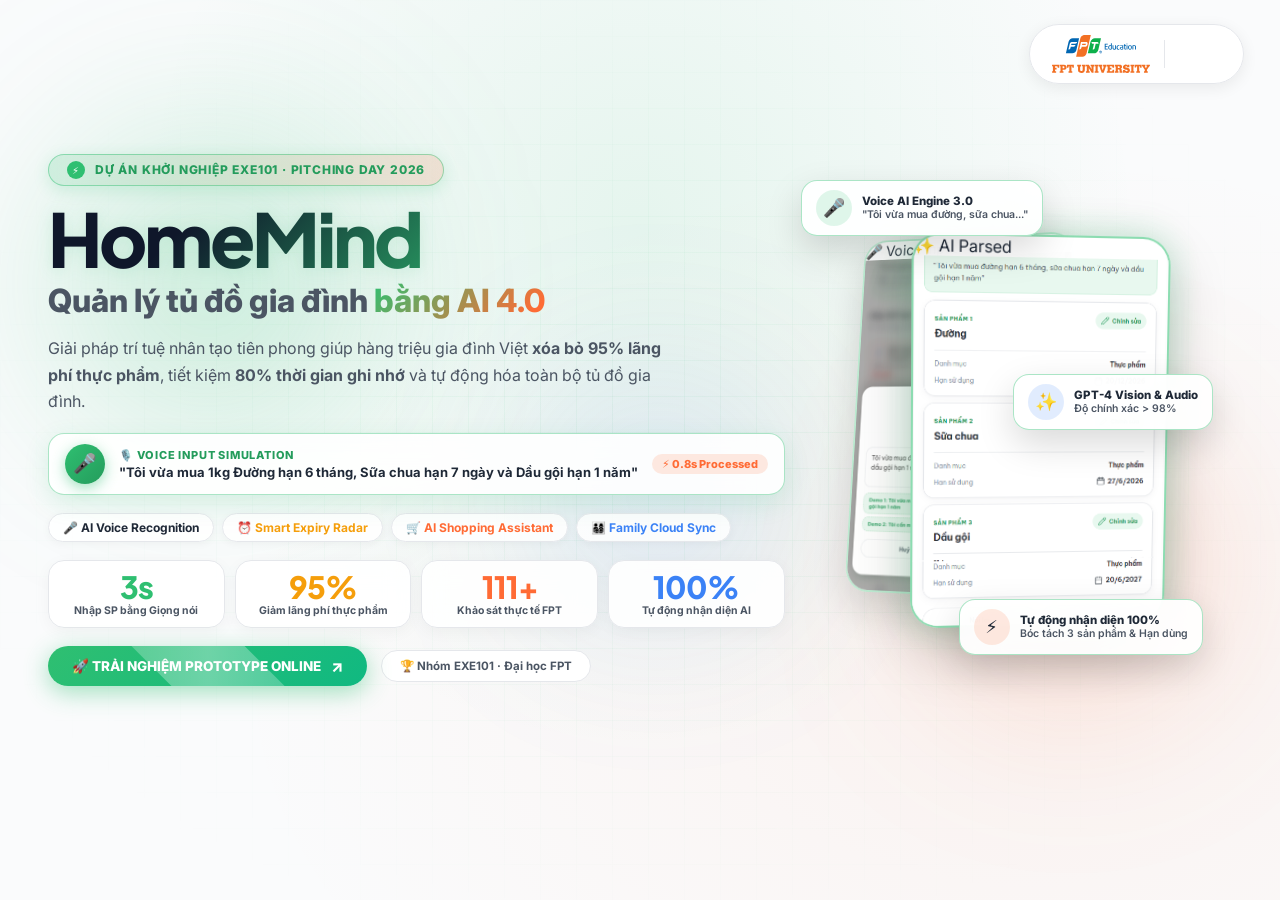
<file: slide01.html>
<!DOCTYPE html>
<html lang="vi">
<head>
  <meta charset="UTF-8">
  <meta name="viewport" content="width=device-width, initial-scale=1.0">
  <title>HomeMind — Slide 1: Opening (Ultra Hero)</title>
  <link rel="stylesheet" href="assets/css/style.css">
</head>
<body style="overflow:auto; background: var(--bg);">

  <section class="slide slide-opening active" style="min-height:100vh; justify-content:center;">
    <!-- Background Cyber Mesh Grid Overlay -->
    <div class="hero-bg-grid"></div>

    <!-- Top Right Branding Bar -->
    <div class="slide-branding">
      <img src="assets/images/logo/Logo_FPT.svg" alt="FPT University" class="brand-logo-fpt">
      <div class="brand-divider"></div>
      <img src="assets/images/logo/logo.png" alt="HomeMind Logo" class="brand-logo-project">
    </div>

    <div class="slide-inner hero-slide-container">
      <!-- 3 Ambient Glowing Orbs -->
      <div class="hero-glow-orb-main glow-emerald"></div>
      <div class="hero-glow-orb-main glow-amber"></div>
      <div class="hero-glow-orb-main glow-cyan"></div>

      <div class="hero-grid-ultra">
        <!-- Left Column: Headline, Live Simulator, Chips, Metrics, CTA -->
        <div class="hero-content-ultra">
          <!-- Shimmering Pill Badge -->
          <div class="hero-pill-shimmer">
            <span class="pulse-badge-icon">⚡</span>
            <span>DỰ ÁN KHỞI NGHIỆP EXE101 · PITCHING DAY 2026</span>
          </div>

          <!-- Giant Title -->
          <h1 class="hero-title-giant">HomeMind</h1>
          <div class="hero-subtitle-ultra">
            Quản lý tủ đồ gia đình <span class="text-gradient-shimmer">bằng AI 4.0</span>
          </div>

          <!-- Lead Paragraph -->
          <p class="hero-lead-ultra">
            Giải pháp trí tuệ nhân tạo tiên phong giúp hàng triệu gia đình Việt <strong>xóa bỏ 95% lãng phí thực phẩm</strong>, tiết kiệm <strong>80% thời gian ghi nhớ</strong> và tự động hóa toàn bộ tủ đồ gia đình.
          </p>

          <!-- Live Speech Simulator Pill -->
          <div class="live-voice-sim-box">
            <div class="sim-mic-btn" title="Trải nghiệm Voice Input AI">🎤</div>
            <div class="sim-content">
              <div class="sim-label">
                <span>🎙️ Voice Input Simulation</span>
                <div class="voice-wave-bars" style="height:10px;">
                  <span></span><span></span><span></span><span></span><span></span>
                </div>
              </div>
              <div class="sim-speech-text">
                "Tôi vừa mua 1kg Đường hạn 6 tháng, Sữa chua hạn 7 ngày và Dầu gội hạn 1 năm"
              </div>
            </div>
            <div class="sim-badge-time">⚡ 0.8s Processed</div>
          </div>

          <!-- Feature Chips -->
          <div class="hero-chips-row">
            <span class="hero-chip">🎤 AI Voice Recognition</span>
            <span class="hero-chip" style="color:var(--gold);">⏰ Smart Expiry Radar</span>
            <span class="hero-chip" style="color:var(--accent);">🛒 AI Shopping Assistant</span>
            <span class="hero-chip" style="color:var(--info);">👨‍👩‍👧‍👦 Family Cloud Sync</span>
          </div>

          <!-- 4-Column Ultra Stat Cards -->
          <div class="hero-stats-4col">
            <div class="ultra-stat-card">
              <div class="stat-glow-num">3s</div>
              <div class="stat-glow-label">Nhập SP bằng Giọng nói</div>
            </div>
            <div class="ultra-stat-card">
              <div class="stat-glow-num gold">95%</div>
              <div class="stat-glow-label">Giảm lãng phí thực phẩm</div>
            </div>
            <div class="ultra-stat-card">
              <div class="stat-glow-num accent">111+</div>
              <div class="stat-glow-label">Khảo sát thực tế FPT</div>
            </div>
            <div class="ultra-stat-card">
              <div class="stat-glow-num blue">100%</div>
              <div class="stat-glow-label">Tự động nhận diện AI</div>
            </div>
          </div>

          <!-- Action CTA & Team Meta -->
          <div class="hero-actions-row">
            <a href="https://demo-home-mind.vercel.app/" target="_blank" class="btn-hero-launch">
              <span>🚀 TRẢI NGHIỆM PROTOTYPE ONLINE</span>
              <span style="font-size:16px;">↗</span>
            </a>
            <div class="meta-group-badge">
              <span>🏆 Nhóm EXE101 · Đại học FPT</span>
            </div>
          </div>
        </div>

        <!-- Right Column: Dual Overlapping 3D Phone Mockups -->
        <div class="hero-dual-mockup-container">
          <!-- Back Phone: Voice Recording State -->
          <div class="phone-card-back">
            <div class="mockup-header-bar">
              <div class="mockup-dots">
                <span class="m-dot dot-red"></span>
                <span class="m-dot dot-yellow"></span>
                <span class="m-dot dot-green"></span>
              </div>
              <div class="mockup-title-badge">🎤 Voice Input</div>
            </div>
            <img src="assets/images/demo/demo_voice_listening.png" alt="HomeMind Voice Listening" class="mockup-img-fit">
          </div>

          <!-- Front Phone: AI Auto Confirmation State -->
          <div class="phone-card-front">
            <div class="mockup-header-bar">
              <div class="mockup-dots">
                <span class="m-dot dot-red"></span>
                <span class="m-dot dot-yellow"></span>
                <span class="m-dot dot-green"></span>
              </div>
              <div class="mockup-title-badge">✨ AI Parsed</div>
            </div>
            <img src="assets/images/demo/demo_ai_confirmation.png" alt="HomeMind AI Result" class="mockup-img-fit">
          </div>

          <!-- Floating Hologram Badges -->
          <div class="holo-floating-badge holo-pos-top-left">
            <div class="holo-icon-circle">🎤</div>
            <div>
              <div class="holo-title">Voice AI Engine 3.0</div>
              <div class="holo-sub">"Tôi vừa mua đường, sữa chua..."</div>
            </div>
          </div>

          <div class="holo-floating-badge holo-pos-center-right">
            <div class="holo-icon-circle holo-icon-blue">✨</div>
            <div>
              <div class="holo-title">GPT-4 Vision & Audio</div>
              <div class="holo-sub">Độ chính xác > 98%</div>
            </div>
          </div>

          <div class="holo-floating-badge holo-pos-bottom-right">
            <div class="holo-icon-circle holo-icon-orange">⚡</div>
            <div>
              <div class="holo-title">Tự động nhận diện 100%</div>
              <div class="holo-sub">Bóc tách 3 sản phẩm & Hạn dùng</div>
            </div>
          </div>
        </div>
      </div>
    </div>
  </section>

</body>
</html>
</file>
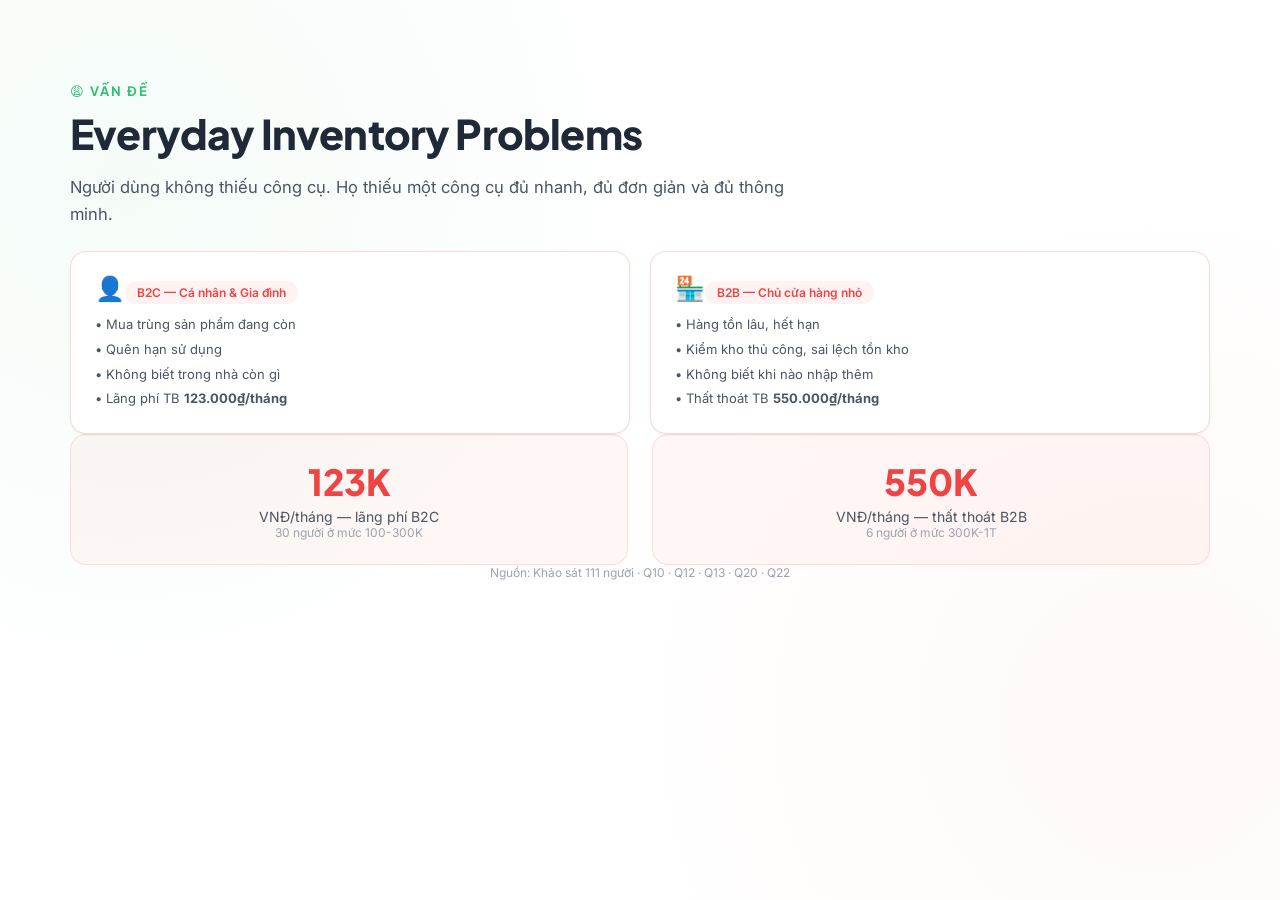
<file: slide02.html>
<!DOCTYPE html><html lang="vi"><head><meta charset="UTF-8"><meta name="viewport" content="width=device-width,initial-scale=1.0"><title>HomeMind - Problem</title><link rel="stylesheet" href="assets/css/style.css"></head><body style="overflow:auto;"><section class="slide active" style="overflow-y:auto;justify-content:flex-start;padding-top:80px;"><div class="slide-inner"><span class="eyebrow">😩 VẤN ĐỀ</span><h2>Everyday Inventory Problems</h2><p class="lead">Người dùng không thiếu công cụ. Họ thiếu một công cụ đủ nhanh, đủ đơn giản và đủ thông minh.</p><div class="grid-2 mb-24"><div class="card" style="border-color:rgba(239,68,68,0.2);"><div class="flex-center" style="justify-content:flex-start;margin-bottom:8px;"><span style="font-size:24px;">👤</span><span class="tag tag-red">B2C — Cá nhân & Gia đình</span></div><div class="card-desc" style="font-size:13px;line-height:1.9;">• Mua trùng sản phẩm đang còn<br>• Quên hạn sử dụng<br>• Không biết trong nhà còn gì<br>• Lãng phí TB <strong>123.000₫/tháng</strong></div></div><div class="card" style="border-color:rgba(239,68,68,0.2);"><div class="flex-center" style="justify-content:flex-start;margin-bottom:8px;"><span style="font-size:24px;">🏪</span><span class="tag tag-red">B2B — Chủ cửa hàng nhỏ</span></div><div class="card-desc" style="font-size:13px;line-height:1.9;">• Hàng tồn lâu, hết hạn<br>• Kiểm kho thủ công, sai lệch tồn kho<br>• Không biết khi nào nhập thêm<br>• Thất thoát TB <strong>550.000₫/tháng</strong></div></div></div><div class="split"><div class="split-item problem text-center"><div style="font-size:36px;font-weight:800;color:var(--danger);font-family:var(--font-heading);">123K</div><div style="font-size:14px;color:var(--text-secondary);margin-top:4px;">VNĐ/tháng — lãng phí B2C</div><div class="mt-8" style="font-size:12px;color:var(--text-muted);">30 người ở mức 100-300K</div></div><div class="split-item problem text-center"><div style="font-size:36px;font-weight:800;color:var(--danger);font-family:var(--font-heading);">550K</div><div style="font-size:14px;color:var(--text-secondary);margin-top:4px;">VNĐ/tháng — thất thoát B2B</div><div class="mt-8" style="font-size:12px;color:var(--text-muted);">6 người ở mức 300K-1T</div></div></div><div class="text-center mt-16" style="font-size:12px;color:var(--text-muted);">Nguồn: Khảo sát 111 người · Q10 · Q12 · Q13 · Q20 · Q22</div></div></section></body></html>
</file>
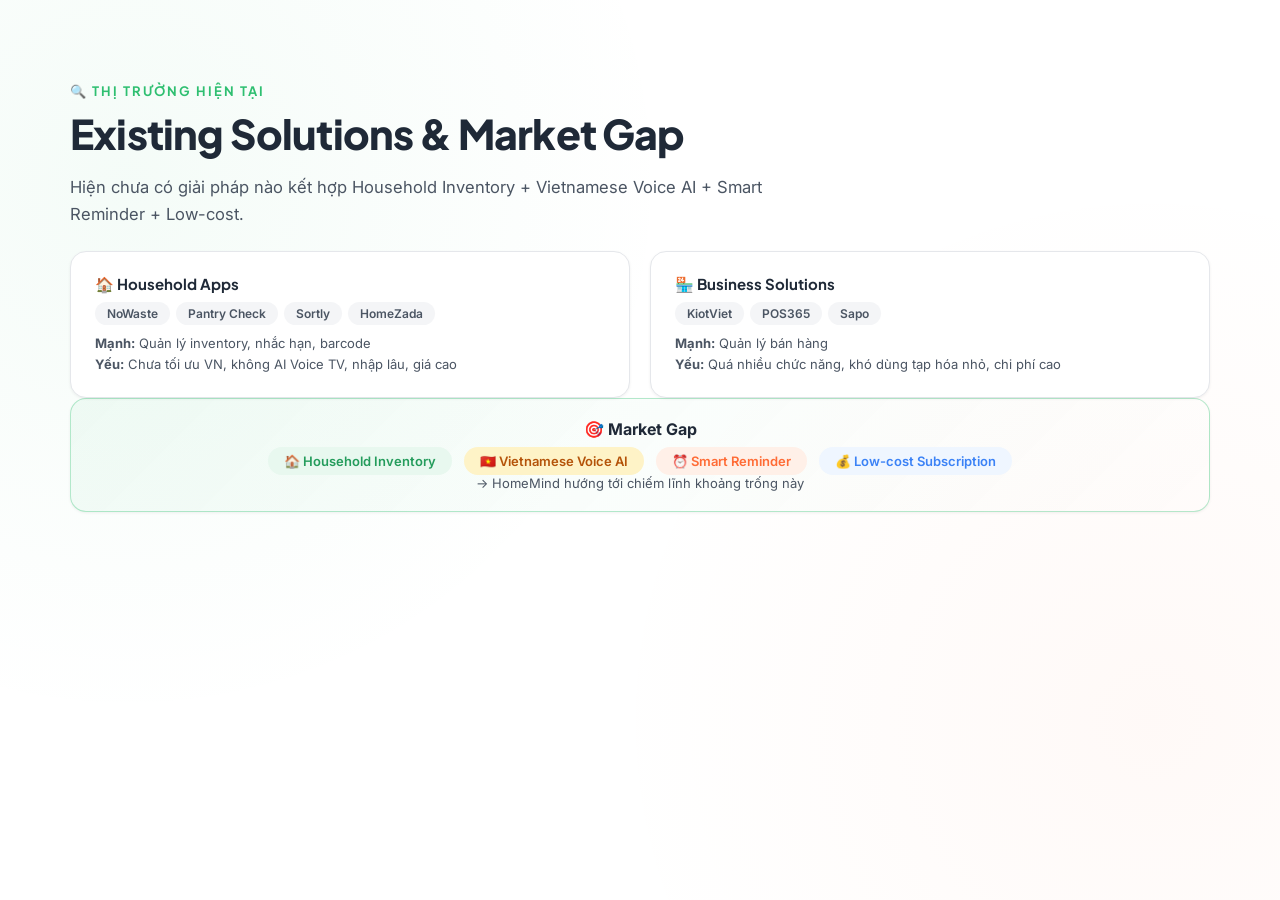
<file: slide03.html>
<!DOCTYPE html><html lang="vi"><head><meta charset="UTF-8"><meta name="viewport" content="width=device-width,initial-scale=1.0"><title>HomeMind - Current Solutions</title><link rel="stylesheet" href="assets/css/style.css"></head><body style="overflow:auto;"><section class="slide active" style="overflow-y:auto;justify-content:flex-start;padding-top:80px;"><div class="slide-inner"><span class="eyebrow">🔍 THỊ TRƯỜNG HIỆN TẠI</span><h2>Existing Solutions & Market Gap</h2><p class="lead">Hiện chưa có giải pháp nào kết hợp Household Inventory + Vietnamese Voice AI + Smart Reminder + Low-cost.</p><div class="grid-2 mb-24"><div class="card"><h4>🏠 Household Apps</h4><div style="display:flex;gap:6px;flex-wrap:wrap;margin-bottom:8px;"><span class="tag tag-gray">NoWaste</span><span class="tag tag-gray">Pantry Check</span><span class="tag tag-gray">Sortly</span><span class="tag tag-gray">HomeZada</span></div><div class="card-desc"><strong>Mạnh:</strong> Quản lý inventory, nhắc hạn, barcode<br><strong>Yếu:</strong> Chưa tối ưu VN, không AI Voice TV, nhập lâu, giá cao</div></div><div class="card"><h4>🏪 Business Solutions</h4><div style="display:flex;gap:6px;flex-wrap:wrap;margin-bottom:8px;"><span class="tag tag-gray">KiotViet</span><span class="tag tag-gray">POS365</span><span class="tag tag-gray">Sapo</span></div><div class="card-desc"><strong>Mạnh:</strong> Quản lý bán hàng<br><strong>Yếu:</strong> Quá nhiều chức năng, khó dùng tạp hóa nhỏ, chi phí cao</div></div></div><div class="card card-highlight text-center" style="padding:20px;"><div style="font-size:16px;font-weight:700;margin-bottom:8px;">🎯 Market Gap</div><div style="display:flex;gap:12px;justify-content:center;flex-wrap:wrap;"><span class="tag" style="font-size:13px;padding:6px 16px;">🏠 Household Inventory</span><span class="tag tag-gold" style="font-size:13px;padding:6px 16px;">🇻🇳 Vietnamese Voice AI</span><span class="tag tag-orange" style="font-size:13px;padding:6px 16px;">⏰ Smart Reminder</span><span class="tag tag-blue" style="font-size:13px;padding:6px 16px;">💰 Low-cost Subscription</span></div><div class="mt-16" style="font-size:13px;color:var(--text-secondary);">→ HomeMind hướng tới chiếm lĩnh khoảng trống này</div></div></div></section></body></html>
</file>
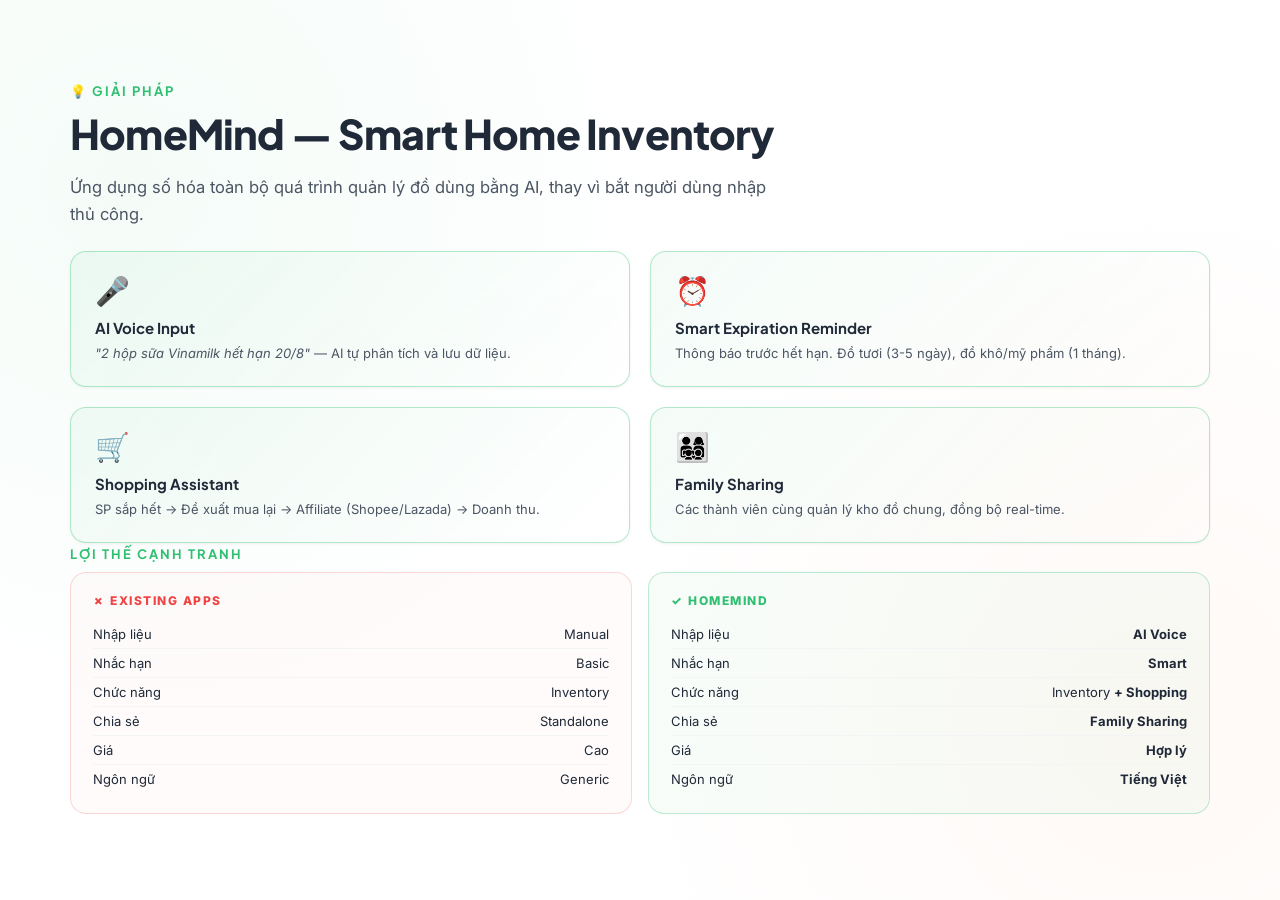
<file: slide04.html>
<!DOCTYPE html><html lang="vi"><head><meta charset="UTF-8"><meta name="viewport" content="width=device-width,initial-scale=1.0"><title>HomeMind - Solution</title><link rel="stylesheet" href="assets/css/style.css"></head><body style="overflow:auto;"><section class="slide active" style="overflow-y:auto;justify-content:flex-start;padding-top:80px;"><div class="slide-inner"><span class="eyebrow">💡 GIẢI PHÁP</span><h2>HomeMind — Smart Home Inventory</h2><p class="lead">Ứng dụng số hóa toàn bộ quá trình quản lý đồ dùng bằng AI, thay vì bắt người dùng nhập thủ công.</p><div class="grid-2 mb-24"><div class="card card-highlight"><span class="card-icon">🎤</span><div class="card-title">AI Voice Input</div><div class="card-desc"><em>"2 hộp sữa Vinamilk hết hạn 20/8"</em> — AI tự phân tích và lưu dữ liệu.</div></div><div class="card card-highlight"><span class="card-icon">⏰</span><div class="card-title">Smart Expiration Reminder</div><div class="card-desc">Thông báo trước hết hạn. Đồ tươi (3-5 ngày), đồ khô/mỹ phẩm (1 tháng).</div></div><div class="card card-highlight"><span class="card-icon">🛒</span><div class="card-title">Shopping Assistant</div><div class="card-desc">SP sắp hết → Đề xuất mua lại → Affiliate (Shopee/Lazada) → Doanh thu.</div></div><div class="card card-highlight"><span class="card-icon">👨‍👩‍👧‍👦</span><div class="card-title">Family Sharing</div><div class="card-desc">Các thành viên cùng quản lý kho đồ chung, đồng bộ real-time.</div></div></div><span class="eyebrow">LỢI THẾ CẠNH TRANH</span><div class="comparison"><div class="comp-item old"><div class="comp-label old">✗ Existing Apps</div><div class="comp-metric"><span>Nhập liệu</span><span>Manual</span></div><div class="comp-metric"><span>Nhắc hạn</span><span>Basic</span></div><div class="comp-metric"><span>Chức năng</span><span>Inventory</span></div><div class="comp-metric"><span>Chia sẻ</span><span>Standalone</span></div><div class="comp-metric"><span>Giá</span><span>Cao</span></div><div class="comp-metric"><span>Ngôn ngữ</span><span>Generic</span></div></div><div class="comp-item new"><div class="comp-label new">✓ HomeMind</div><div class="comp-metric"><span>Nhập liệu</span><span><strong>AI Voice</strong></span></div><div class="comp-metric"><span>Nhắc hạn</span><span><strong>Smart</strong></span></div><div class="comp-metric"><span>Chức năng</span><span>Inventory <strong>+ Shopping</strong></span></div><div class="comp-metric"><span>Chia sẻ</span><span><strong>Family Sharing</strong></span></div><div class="comp-metric"><span>Giá</span><span><strong>Hợp lý</strong></span></div><div class="comp-metric"><span>Ngôn ngữ</span><span><strong>Tiếng Việt</strong></span></div></div></div></div></section></body></html>
</file>
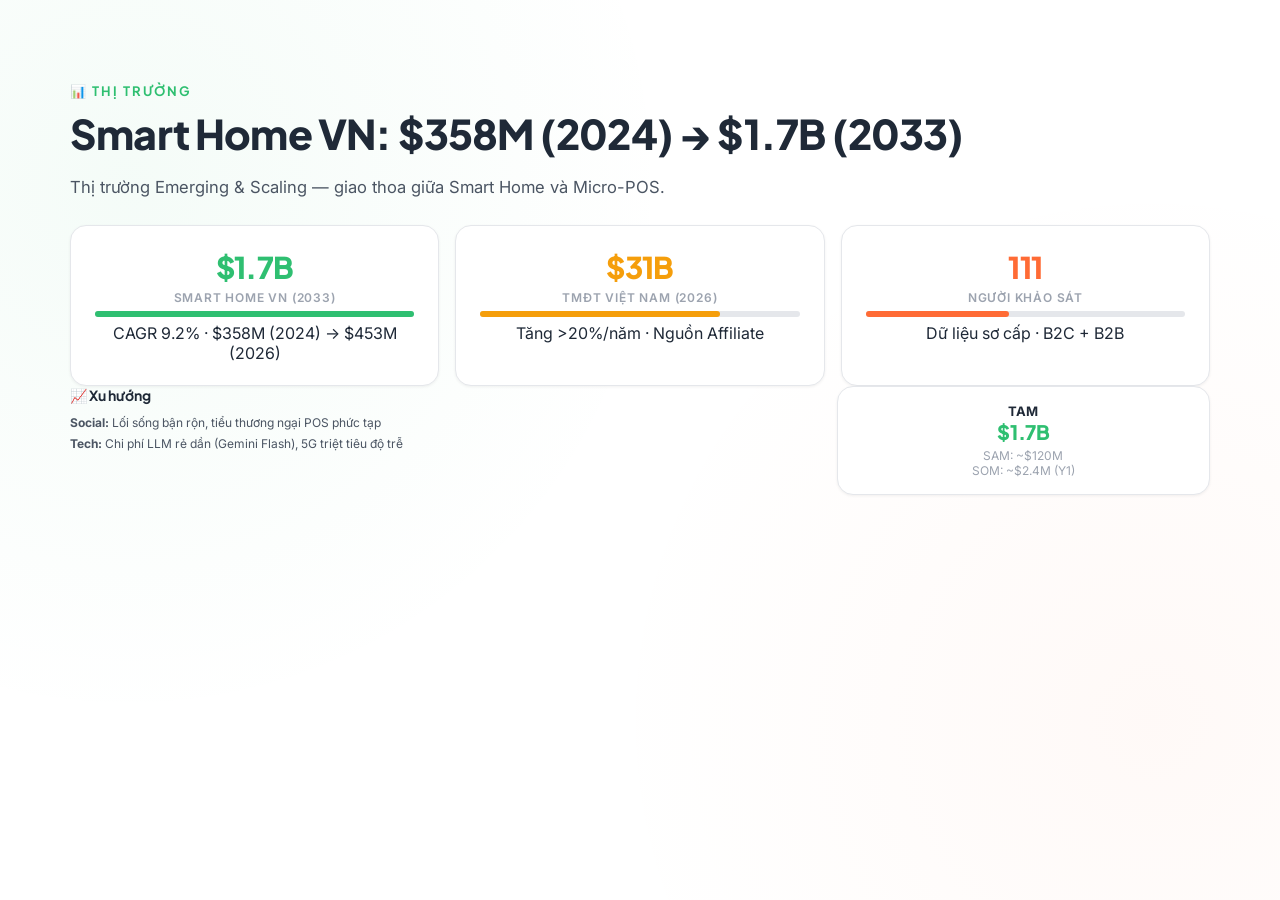
<file: slide05.html>
<!DOCTYPE html><html lang="vi"><head><meta charset="UTF-8"><meta name="viewport" content="width=device-width,initial-scale=1.0"><title>HomeMind - Market Analysis</title><link rel="stylesheet" href="assets/css/style.css"></head><body style="overflow:auto;"><section class="slide active" style="overflow-y:auto;justify-content:flex-start;padding-top:80px;"><div class="slide-inner"><span class="eyebrow">📊 THỊ TRƯỜNG</span><h2>Smart Home VN: $358M (2024) → $1.7B (2033)</h2><p class="lead">Thị trường Emerging & Scaling — giao thoa giữa Smart Home và Micro-POS.</p><div class="grid-3 mb-24"><div class="card text-center"><div class="card-number">$1.7B</div><div class="card-label">Smart Home VN (2033)</div><div class="mt-8"><div class="progress-track"><div class="progress-fill" style="width:100%"></div></div></div><div class="text-xs text-muted mt-8">CAGR 9.2% · $358M (2024) → $453M (2026)</div></div><div class="card text-center"><div class="card-number gold">$31B</div><div class="card-label">TMĐT Việt Nam (2026)</div><div class="mt-8"><div class="progress-track"><div class="progress-fill gold" style="width:75%"></div></div></div><div class="text-xs text-muted mt-8">Tăng &gt;20%/năm · Nguồn Affiliate</div></div><div class="card text-center"><div class="card-number accent">111</div><div class="card-label">Người khảo sát</div><div class="mt-8"><div class="progress-track"><div class="progress-fill accent" style="width:45%"></div></div></div><div class="text-xs text-muted mt-8">Dữ liệu sơ cấp · B2C + B2B</div></div></div><div style="display:grid;grid-template-columns:2fr 1fr;gap:20px;"><div><h4 style="font-size:14px;margin-bottom:8px;">📈 Xu hướng</h4><div style="font-size:12px;color:var(--text-secondary);line-height:1.8;"><strong>Social:</strong> Lối sống bận rộn, tiểu thương ngại POS phức tạp<br><strong>Tech:</strong> Chi phí LLM rẻ dần (Gemini Flash), 5G triệt tiêu độ trễ</div></div><div class="card text-center" style="padding:16px;"><div style="font-size:13px;font-weight:700;">TAM</div><div class="card-number" style="font-size:20px;">$1.7B</div><div style="font-size:12px;color:var(--text-muted);">SAM: ~$120M<br>SOM: ~$2.4M (Y1)</div></div></div></div></section></body></html>
</file>
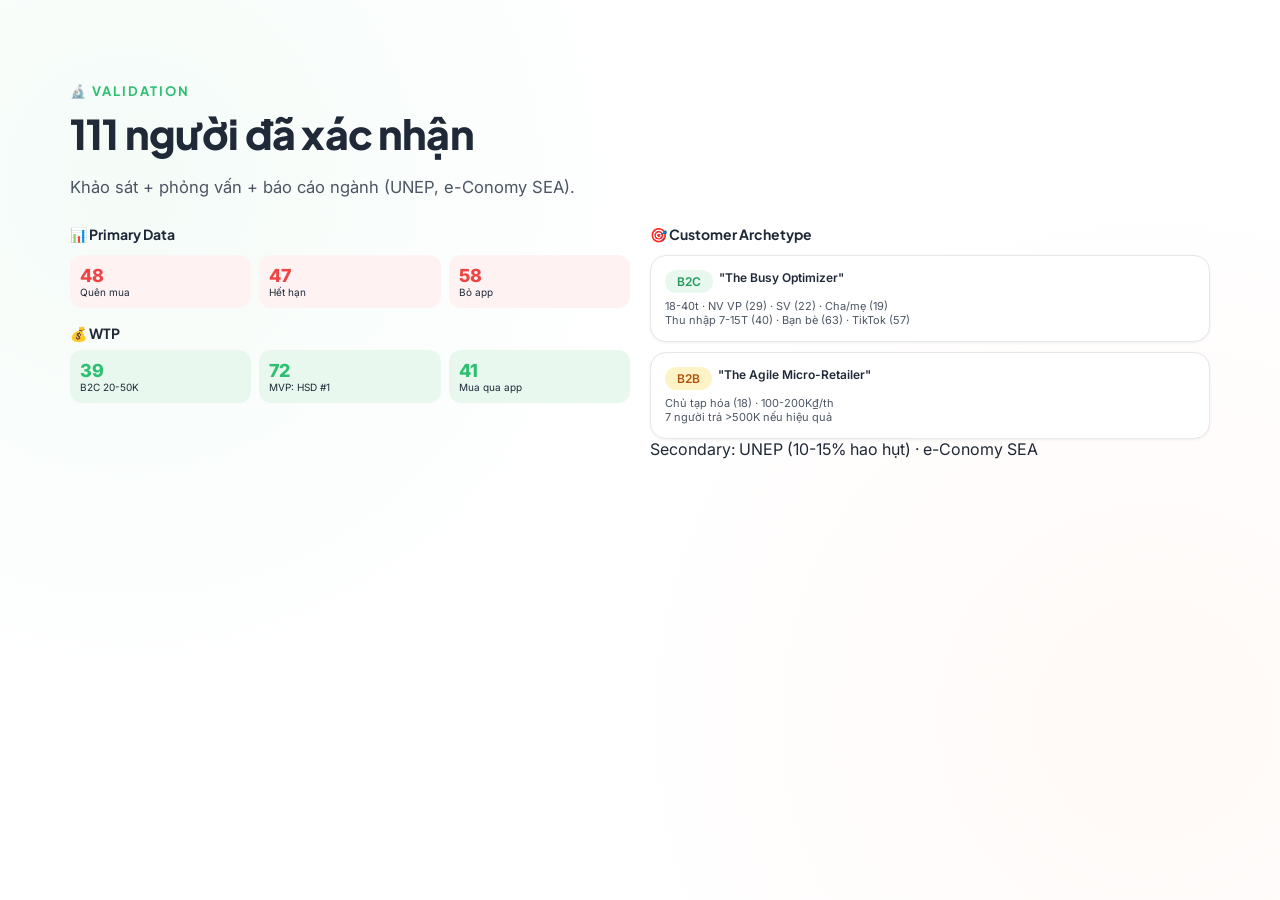
<file: slide06.html>
<!DOCTYPE html><html lang="vi"><head><meta charset="UTF-8"><meta name="viewport" content="width=device-width,initial-scale=1.0"><title>HomeMind - Validation</title><link rel="stylesheet" href="assets/css/style.css"></head><body style="overflow:auto;"><section class="slide active" style="overflow-y:auto;justify-content:flex-start;padding-top:80px;"><div class="slide-inner"><span class="eyebrow">🔬 VALIDATION</span><h2>111 người đã xác nhận</h2><p class="lead">Khảo sát + phỏng vấn + báo cáo ngành (UNEP, e-Conomy SEA).</p><div class="grid-2 mb-24"><div><h4 style="font-size:14px;margin-bottom:12px;">📊 Primary Data</h4><div style="display:flex;gap:8px;flex-wrap:wrap;"><div style="flex:1;min-width:90px;padding:10px;background:#FEF2F2;border-radius:var(--radius-md);"><div style="font-size:18px;font-weight:800;color:var(--danger);">48</div><div style="font-size:10px;">Quên mua</div></div><div style="flex:1;min-width:90px;padding:10px;background:#FEF2F2;border-radius:var(--radius-md);"><div style="font-size:18px;font-weight:800;color:var(--danger);">47</div><div style="font-size:10px;">Hết hạn</div></div><div style="flex:1;min-width:90px;padding:10px;background:#FEF2F2;border-radius:var(--radius-md);"><div style="font-size:18px;font-weight:800;color:var(--danger);">58</div><div style="font-size:10px;">Bỏ app</div></div></div><h4 style="margin:16px 0 8px;font-size:14px;">💰 WTP</h4><div style="display:flex;gap:8px;flex-wrap:wrap;"><div style="flex:1;min-width:90px;padding:10px;background:var(--primary-light);border-radius:var(--radius-md);"><div style="font-size:18px;font-weight:800;color:var(--primary);">39</div><div style="font-size:10px;">B2C 20-50K</div></div><div style="flex:1;min-width:90px;padding:10px;background:var(--primary-light);border-radius:var(--radius-md);"><div style="font-size:18px;font-weight:800;color:var(--primary);">72</div><div style="font-size:10px;">MVP: HSD #1</div></div><div style="flex:1;min-width:90px;padding:10px;background:var(--primary-light);border-radius:var(--radius-md);"><div style="font-size:18px;font-weight:800;color:var(--primary);">41</div><div style="font-size:10px;">Mua qua app</div></div></div></div><div><h4 style="font-size:14px;margin-bottom:12px;">🎯 Customer Archetype</h4><div class="card" style="padding:14px;margin-bottom:10px;"><div style="display:flex;gap:6px;margin-bottom:6px;"><span class="tag">B2C</span><span style="font-size:12px;font-weight:600;">"The Busy Optimizer"</span></div><div style="font-size:11px;color:var(--text-secondary);">18-40t · NV VP (29) · SV (22) · Cha/mẹ (19)<br>Thu nhập 7-15T (40) · Bạn bè (63) · TikTok (57)</div></div><div class="card" style="padding:14px;"><div style="display:flex;gap:6px;margin-bottom:6px;"><span class="tag tag-gold">B2B</span><span style="font-size:12px;font-weight:600;">"The Agile Micro-Retailer"</span></div><div style="font-size:11px;color:var(--text-secondary);">Chủ tạp hóa (18) · 100-200K₫/th<br>7 người trả &gt;500K nếu hiệu quả</div></div><div class="text-xs text-muted mt-8">Secondary: UNEP (10-15% hao hụt) · e-Conomy SEA</div></div></div></div></section></body></html>
</file>
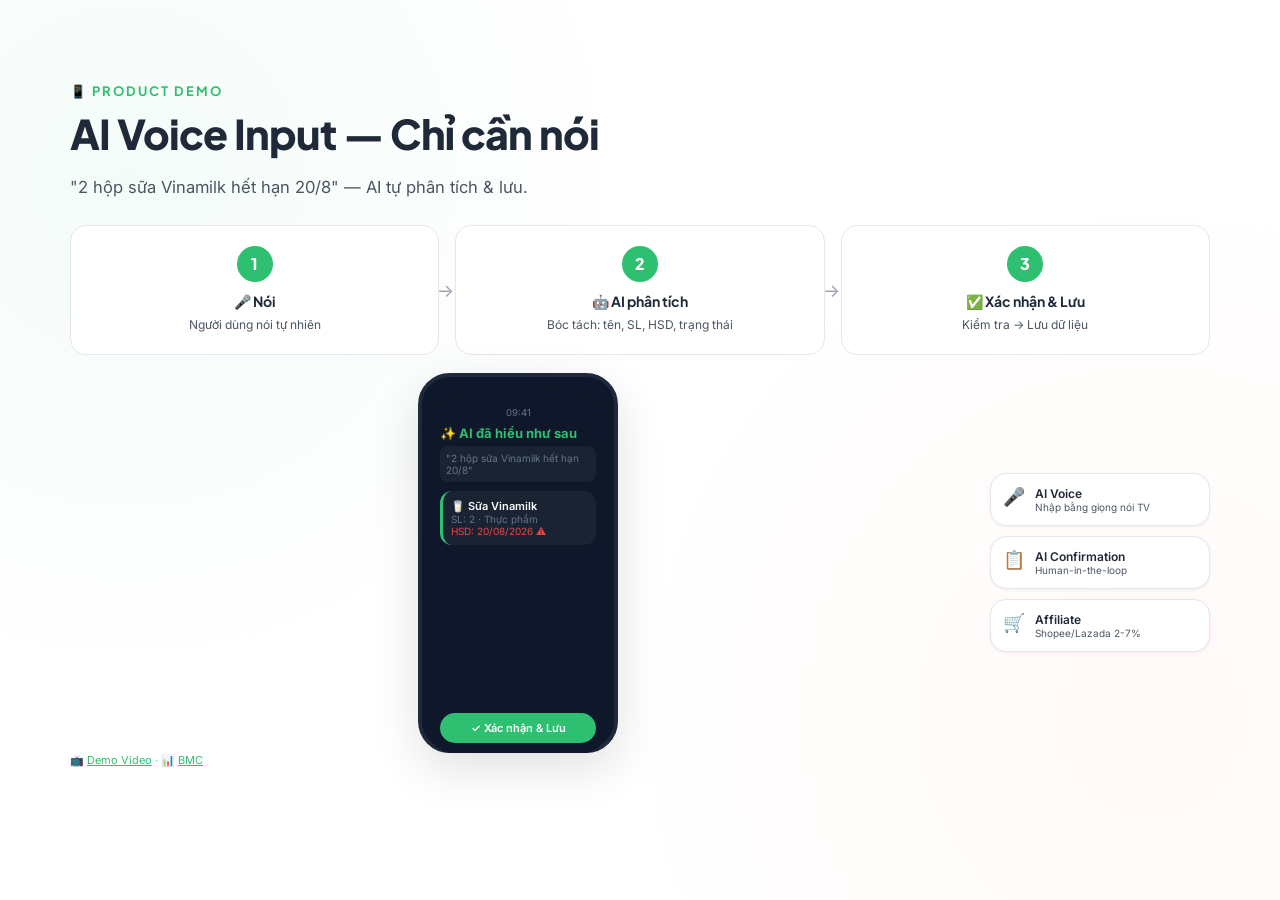
<file: slide07.html>
<!DOCTYPE html><html lang="vi"><head><meta charset="UTF-8"><meta name="viewport" content="width=device-width,initial-scale=1.0"><title>HomeMind - Product Demo</title><link rel="stylesheet" href="assets/css/style.css"></head><body style="overflow:auto;"><section class="slide active" style="overflow-y:auto;justify-content:flex-start;padding-top:80px;"><div class="slide-inner"><span class="eyebrow">📱 PRODUCT DEMO</span><h2>AI Voice Input — Chỉ cần nói</h2><p class="lead">"2 hộp sữa Vinamilk hết hạn 20/8" — AI tự phân tích & lưu.</p><div class="steps mb-24"><div class="step"><div class="step-num">1</div><div class="step-title">🎤 Nói</div><div class="step-desc">Người dùng nói tự nhiên</div><span class="step-arrow">→</span></div><div class="step"><div class="step-num">2</div><div class="step-title">🤖 AI phân tích</div><div class="step-desc">Bóc tách: tên, SL, HSD, trạng thái</div><span class="step-arrow">→</span></div><div class="step"><div class="step-num">3</div><div class="step-title">✅ Xác nhận & Lưu</div><div class="step-desc">Kiểm tra → Lưu dữ liệu</div></div></div><div style="display:flex;gap:24px;align-items:center;justify-content:center;flex-wrap:wrap;"><div class="phone-mock phone-pulse"><div class="phone-notch"></div><div class="phone-screen"><div class="phone-time">09:41</div><div style="font-size:13px;font-weight:700;color:#2FBF71;">✨ AI đã hiểu như sau</div><div style="font-size:10px;color:#64748B;padding:6px;background:#1A2332;border-radius:8px;margin-bottom:4px;">"2 hộp sữa Vinamilk hết hạn 20/8"</div><div style="padding:8px;background:#1A2332;border-radius:12px;border-left:3px solid #2FBF71;"><div style="font-size:11px;font-weight:600;">🥛 Sữa Vinamilk</div><div style="font-size:10px;color:#64748B;">SL: 2 · Thực phẩm</div><div style="font-size:10px;color:#EF4444;">HSD: 20/08/2026 ⚠️</div></div><div style="margin-top:auto;padding:8px;background:#2FBF71;border-radius:999px;text-align:center;font-size:11px;font-weight:600;color:#fff;">✓ Xác nhận & Lưu</div></div></div><div style="display:flex;flex-direction:column;gap:10px;min-width:220px;"><div class="card" style="padding:12px;"><div style="display:flex;gap:10px;"><span style="font-size:18px;">🎤</span><div><div style="font-weight:600;font-size:12px;">AI Voice</div><div style="font-size:10px;color:var(--text-secondary);">Nhập bằng giọng nói TV</div></div></div></div><div class="card" style="padding:12px;"><div style="display:flex;gap:10px;"><span style="font-size:18px;">📋</span><div><div style="font-weight:600;font-size:12px;">AI Confirmation</div><div style="font-size:10px;color:var(--text-secondary);">Human-in-the-loop</div></div></div></div><div class="card" style="padding:12px;"><div style="display:flex;gap:10px;"><span style="font-size:18px;">🛒</span><div><div style="font-weight:600;font-size:12px;">Affiliate</div><div style="font-size:10px;color:var(--text-secondary);">Shopee/Lazada 2-7%</div></div></div></div></div></div><div class="mt-16 flex-center" style="gap:12px;font-size:11px;color:var(--text-muted);flex-wrap:wrap;">📺 <a href="https://youtube.com/shorts/KQFDGCgzmQw" target="_blank" style="color:var(--primary);">Demo Video</a> · 📊 <a href="https://business-model-canvas-exe-101.vercel.app/" target="_blank" style="color:var(--primary);">BMC</a></div></div></section></body></html>
</file>
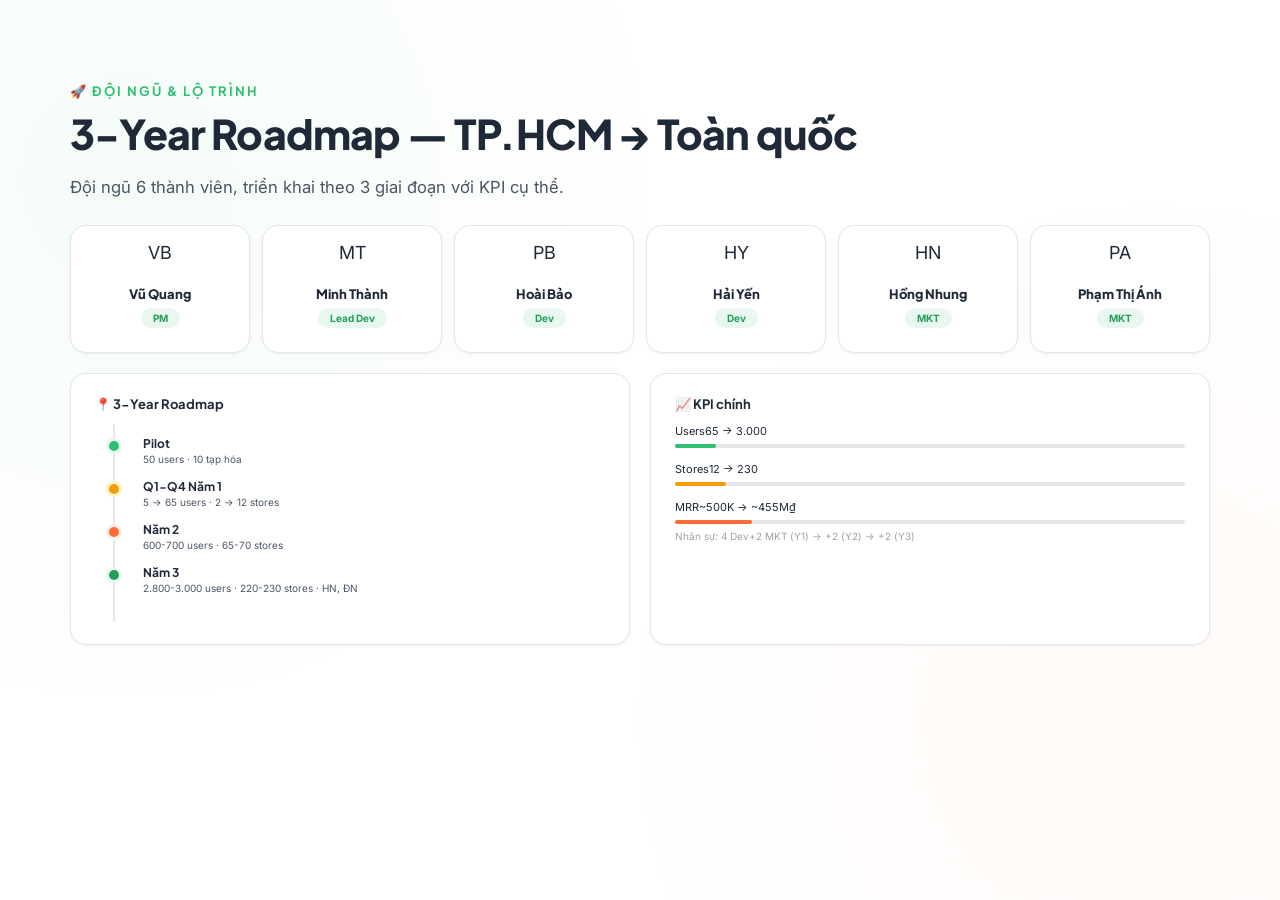
<file: slide09.html>
<!DOCTYPE html><html lang="vi"><head><meta charset="UTF-8"><meta name="viewport" content="width=device-width,initial-scale=1.0"><title>HomeMind - Team & Roadmap</title><link rel="stylesheet" href="assets/css/style.css"></head><body style="overflow:auto;"><section class="slide active" style="overflow-y:auto;justify-content:flex-start;padding-top:80px;"><div class="slide-inner"><span class="eyebrow">🚀 ĐỘI NGŨ & LỘ TRÌNH</span><h2>3-Year Roadmap — TP.HCM → Toàn quốc</h2><p class="lead">Đội ngũ 6 thành viên, triển khai theo 3 giai đoạn với KPI cụ thể.</p><div style="display:flex;gap:12px;flex-wrap:wrap;justify-content:center;margin-bottom:20px;"><div class="team-card" style="flex:1;min-width:85px;padding:16px 10px;"><div class="team-avatar" style="width:44px;height:44px;font-size:18px;">VB</div><div class="team-name" style="font-size:13px;">Vũ Quang</div><div class="team-role" style="font-size:10px;">PM</div></div><div class="team-card" style="flex:1;min-width:85px;padding:16px 10px;"><div class="team-avatar" style="width:44px;height:44px;font-size:18px;">MT</div><div class="team-name" style="font-size:13px;">Minh Thành</div><div class="team-role" style="font-size:10px;">Lead Dev</div></div><div class="team-card" style="flex:1;min-width:85px;padding:16px 10px;"><div class="team-avatar" style="width:44px;height:44px;font-size:18px;">PB</div><div class="team-name" style="font-size:13px;">Hoài Bảo</div><div class="team-role" style="font-size:10px;">Dev</div></div><div class="team-card" style="flex:1;min-width:85px;padding:16px 10px;"><div class="team-avatar" style="width:44px;height:44px;font-size:18px;">HY</div><div class="team-name" style="font-size:13px;">Hải Yến</div><div class="team-role" style="font-size:10px;">Dev</div></div><div class="team-card" style="flex:1;min-width:85px;padding:16px 10px;"><div class="team-avatar" style="width:44px;height:44px;font-size:18px;">HN</div><div class="team-name" style="font-size:13px;">Hồng Nhung</div><div class="team-role" style="font-size:10px;">MKT</div></div><div class="team-card" style="flex:1;min-width:85px;padding:16px 10px;"><div class="team-avatar" style="width:44px;height:44px;font-size:18px;">PA</div><div class="team-name" style="font-size:13px;">Phạm Thị Ánh</div><div class="team-role" style="font-size:10px;">MKT</div></div></div><div style="display:grid;grid-template-columns:1fr 1fr;gap:20px;"><div class="card"><h4 style="font-size:13px;margin-bottom:12px;">📍 3-Year Roadmap</h4><div class="timeline"><div class="timeline-item" style="margin-bottom:14px;"><div class="timeline-dot"></div><div class="timeline-title" style="font-size:12px;">Pilot</div><div class="timeline-desc" style="font-size:10px;">50 users · 10 tạp hóa</div></div><div class="timeline-item" style="margin-bottom:14px;"><div class="timeline-dot gold"></div><div class="timeline-title" style="font-size:12px;">Q1-Q4 Năm 1</div><div class="timeline-desc" style="font-size:10px;">5 → 65 users · 2 → 12 stores</div></div><div class="timeline-item" style="margin-bottom:14px;"><div class="timeline-dot" style="background:var(--accent);border-color:var(--accent-light);"></div><div class="timeline-title" style="font-size:12px;">Năm 2</div><div class="timeline-desc" style="font-size:10px;">600-700 users · 65-70 stores</div></div><div class="timeline-item"><div class="timeline-dot" style="background:var(--primary-dark);border-color:var(--primary-light);"></div><div class="timeline-title" style="font-size:12px;">Năm 3</div><div class="timeline-desc" style="font-size:10px;">2.800-3.000 users · 220-230 stores · HN, ĐN</div></div></div></div><div class="card"><h4 style="font-size:13px;margin-bottom:12px;">📈 KPI chính</h4><div style="display:flex;flex-direction:column;gap:8px;"><div><div class="flex-center" style="justify-content:space-between;font-size:11px;"><span>Users</span><span>65 → 3.000</span></div><div class="progress-track" style="height:4px;"><div class="progress-fill" style="width:8%"></div></div></div><div><div class="flex-center" style="justify-content:space-between;font-size:11px;"><span>Stores</span><span>12 → 230</span></div><div class="progress-track" style="height:4px;"><div class="progress-fill gold" style="width:10%"></div></div></div><div><div class="flex-center" style="justify-content:space-between;font-size:11px;"><span>MRR</span><span>~500K → ~455M₫</span></div><div class="progress-track" style="height:4px;"><div class="progress-fill accent" style="width:15%"></div></div></div></div><div class="divider"></div><div style="font-size:10px;color:var(--text-muted);">Nhân sự: 4 Dev+2 MKT (Y1) → +2 (Y2) → +2 (Y3)</div></div></div></div></section></body></html>
</file>
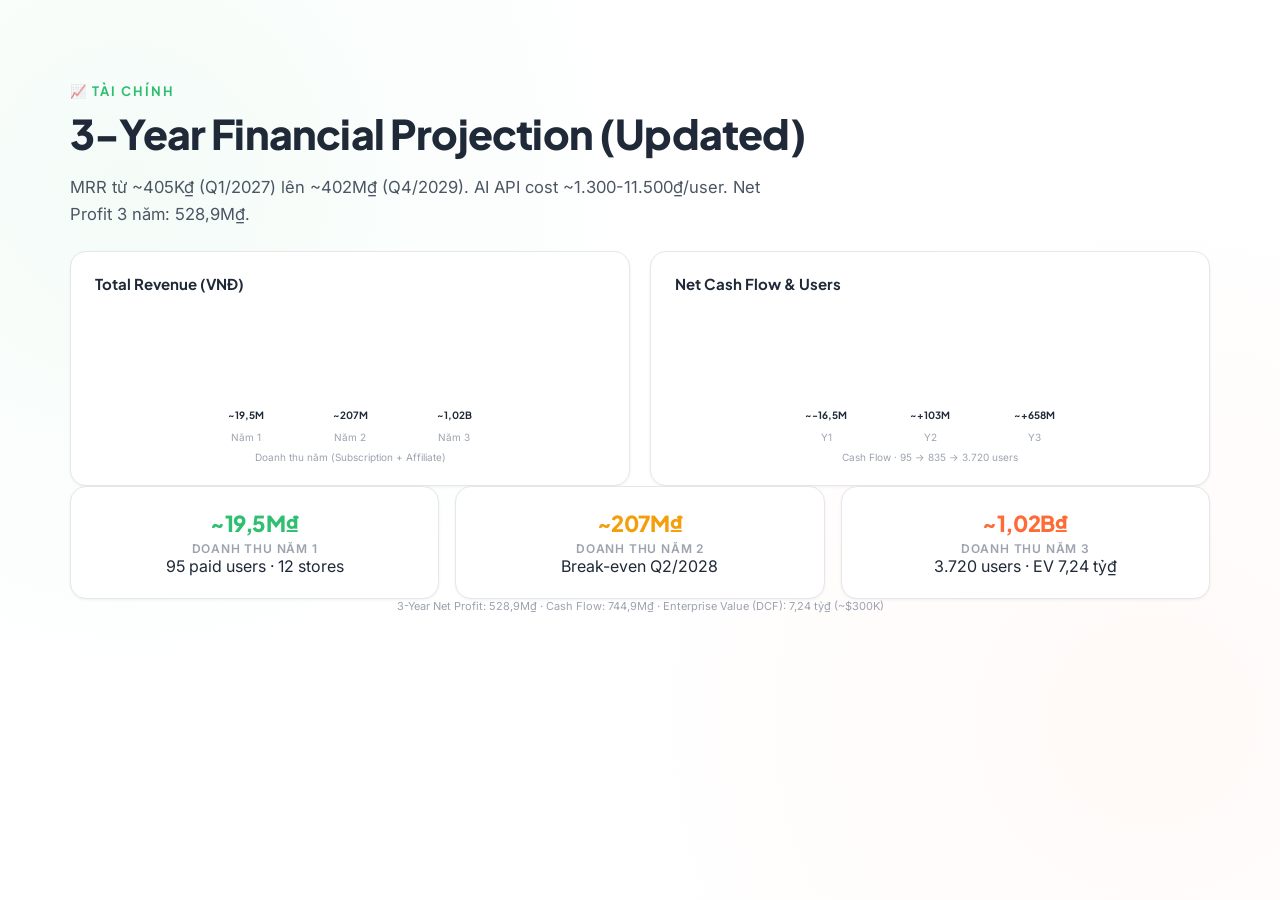
<file: slide10.html>
<!DOCTYPE html><html lang="vi"><head><meta charset="UTF-8"><meta name="viewport" content="width=device-width,initial-scale=1.0"><title>HomeMind - Financial</title><link rel="stylesheet" href="assets/css/style.css"></head><body style="overflow:auto;"><section class="slide active" style="overflow-y:auto;justify-content:flex-start;padding-top:80px;"><div class="slide-inner"><span class="eyebrow">📈 TÀI CHÍNH</span><h2>3-Year Financial Projection (Updated)</h2><p class="lead">MRR từ ~405K₫ (Q1/2027) lên ~402M₫ (Q4/2029). AI API cost ~1.300-11.500₫/user. Net Profit 3 năm: 528,9M₫.</p><div class="grid-2 mb-24"><div class="card"><h4>Total Revenue (VNĐ)</h4><div style="display:flex;gap:24px;align-items:end;height:150px;padding:8px 0;justify-content:center;"><div style="display:flex;flex-direction:column;align-items:center;width:80px;"><div style="font-size:10px;font-weight:700;font-family:var(--font-heading);margin-bottom:4px;">~19,5M</div><div style="width:60px;height:8%;background:var(--primary);border-radius:4px 4px 0 0;"></div><div style="font-size:10px;color:var(--text-muted);margin-top:6px;">Năm 1</div></div><div style="display:flex;flex-direction:column;align-items:center;width:80px;"><div style="font-size:10px;font-weight:700;font-family:var(--font-heading);margin-bottom:4px;">~207M</div><div style="width:60px;height:22%;background:var(--primary);border-radius:4px 4px 0 0;"></div><div style="font-size:10px;color:var(--text-muted);margin-top:6px;">Năm 2</div></div><div style="display:flex;flex-direction:column;align-items:center;width:80px;"><div style="font-size:10px;font-weight:700;font-family:var(--font-heading);margin-bottom:4px;">~1,02B</div><div style="width:60px;height:100%;background:linear-gradient(180deg,var(--primary),#4ADE80);border-radius:4px 4px 0 0;"></div><div style="font-size:10px;color:var(--text-muted);margin-top:6px;">Năm 3</div></div></div><div style="font-size:10px;color:var(--text-muted);text-align:center;">Doanh thu năm (Subscription + Affiliate)</div></div><div class="card"><h4>Net Cash Flow & Users</h4><div style="display:flex;gap:24px;align-items:end;height:150px;padding:8px 0;justify-content:center;"><div style="display:flex;flex-direction:column;align-items:center;width:80px;"><div style="font-size:10px;font-weight:700;font-family:var(--font-heading);margin-bottom:4px;">~-16,5M</div><div style="width:60px;height:5%;background:var(--danger);border-radius:4px 4px 0 0;"></div><div style="font-size:10px;color:var(--text-muted);margin-top:6px;">Y1</div></div><div style="display:flex;flex-direction:column;align-items:center;width:80px;"><div style="font-size:10px;font-weight:700;font-family:var(--font-heading);margin-bottom:4px;">~+103M</div><div style="width:60px;height:30%;background:var(--accent);border-radius:4px 4px 0 0;"></div><div style="font-size:10px;color:var(--text-muted);margin-top:6px;">Y2</div></div><div style="display:flex;flex-direction:column;align-items:center;width:80px;"><div style="font-size:10px;font-weight:700;font-family:var(--font-heading);margin-bottom:4px;">~+658M</div><div style="width:60px;height:100%;background:linear-gradient(180deg,var(--accent),#FF8A65);border-radius:4px 4px 0 0;"></div><div style="font-size:10px;color:var(--text-muted);margin-top:6px;">Y3</div></div></div><div style="font-size:10px;color:var(--text-muted);text-align:center;">Cash Flow · 95 → 835 → 3.720 users</div></div></div><div class="grid-3"><div class="card text-center"><div class="card-number" style="font-size:22px;">~19,5M₫</div><div class="card-label">Doanh thu Năm 1</div><div class="text-xs text-muted mt-8">95 paid users · 12 stores</div></div><div class="card text-center"><div class="card-number gold" style="font-size:22px;">~207M₫</div><div class="card-label">Doanh thu Năm 2</div><div class="text-xs text-muted mt-8">Break-even Q2/2028</div></div><div class="card text-center"><div class="card-number accent" style="font-size:22px;">~1,02B₫</div><div class="card-label">Doanh thu Năm 3</div><div class="text-xs text-muted mt-8">3.720 users · EV 7,24 tỷ₫</div></div></div><div class="mt-16 text-center" style="font-size:11px;color:var(--text-muted);">3-Year Net Profit: 528,9M₫ · Cash Flow: 744,9M₫ · Enterprise Value (DCF): 7,24 tỷ₫ (~$300K)</div></div></section></body></html>
</file>
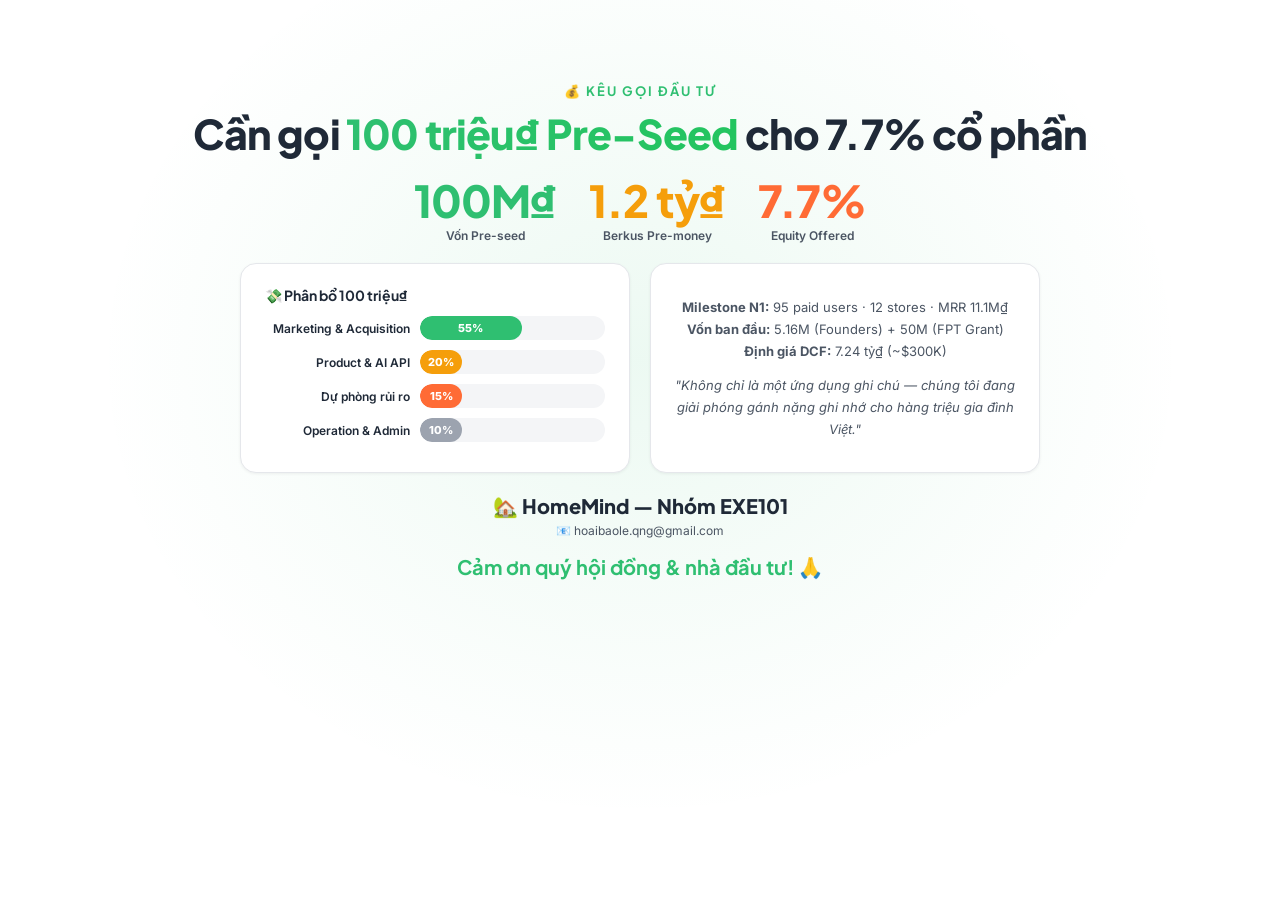
<file: slide11.html>
<!DOCTYPE html><html lang="vi"><head><meta charset="UTF-8"><meta name="viewport" content="width=device-width,initial-scale=1.0"><title>HomeMind - Fundraising</title><link rel="stylesheet" href="assets/css/style.css"></head><body style="overflow:auto;"><section class="slide slide-closing active" style="overflow-y:auto;justify-content:flex-start;padding-top:80px;"><div class="slide-inner text-center"><span class="eyebrow">💰 KÊU GỌI ĐẦU TƯ</span><h2>Cần gọi <span class="text-gradient">100 triệu₫ Pre-Seed</span> cho 7.7% cổ phần</h2><div class="stat-row" style="gap:32px;"><div><div class="stat-value">100M₫</div><div class="stat-label">Vốn Pre-seed</div></div><div><div class="stat-value gold">1.2 tỷ₫</div><div class="stat-label">Berkus Pre-money</div></div><div><div class="stat-value accent">7.7%</div><div class="stat-label">Equity Offered</div></div></div><div class="grid-2 mx-auto" style="max-width:800px;text-align:left;margin-bottom:20px;"><div class="card"><h4 style="margin-bottom:12px;font-size:14px;">💸 Phân bổ 100 triệu₫</h4><div><div class="fund-bar" style="margin-bottom:10px;"><div class="fund-label" style="font-size:12px;">Marketing & Acquisition</div><div class="fund-track" style="height:24px;"><div class="fund-fill" style="width:55%;background:var(--primary);font-size:11px;">55%</div></div></div><div class="fund-bar" style="margin-bottom:10px;"><div class="fund-label" style="font-size:12px;">Product & AI API</div><div class="fund-track" style="height:24px;"><div class="fund-fill" style="width:20%;background:var(--gold);font-size:11px;">20%</div></div></div><div class="fund-bar" style="margin-bottom:10px;"><div class="fund-label" style="font-size:12px;">Dự phòng rủi ro</div><div class="fund-track" style="height:24px;"><div class="fund-fill" style="width:15%;background:var(--accent);font-size:11px;">15%</div></div></div><div class="fund-bar"><div class="fund-label" style="font-size:12px;">Operation & Admin</div><div class="fund-track" style="height:24px;"><div class="fund-fill" style="width:10%;background:var(--text-muted);font-size:11px;">10%</div></div></div></div></div><div class="card text-center" style="display:flex;flex-direction:column;justify-content:center;"><div style="font-size:13px;color:var(--text-secondary);margin-bottom:12px;line-height:1.7;"><strong>Milestone N1:</strong> 95 paid users · 12 stores · MRR 11.1M₫<br><strong>Vốn ban đầu:</strong> 5.16M (Founders) + 50M (FPT Grant)<br><strong>Định giá DCF:</strong> 7.24 tỷ₫ (~$300K)</div><div class="divider"></div><p style="font-size:13px;color:var(--text-secondary);line-height:1.7;font-style:italic;">"Không chỉ là một ứng dụng ghi chú — chúng tôi đang giải phóng gánh nặng ghi nhớ cho hàng triệu gia đình Việt."</p></div></div><div style="margin-top:12px;"><div style="font-size:20px;font-weight:800;font-family:var(--font-heading);">🏡 HomeMind — Nhóm EXE101</div><div style="font-size:12px;color:var(--text-secondary);margin-top:4px;">📧 hoaibaole.qng@gmail.com</div></div><div style="margin-top:16px;font-size:20px;font-weight:700;color:var(--primary);font-family:var(--font-heading);">Cảm ơn quý hội đồng & nhà đầu tư! 🙏</div></div></section></body></html>
</file>
<file: assets/css/style.css>
/* ══════════════════════════════════════════════════════════════════
   HomeMind Pitch Deck — Design System
   Inspired by: Keynote · Linear · Stripe · Airbnb
   ══════════════════════════════════════════════════════════════════ */

/* ─── Fonts ─── */
@import url('https://fonts.googleapis.com/css2?family=Inter:wght@300;400;500;600;700;800;900&family=Plus+Jakarta+Sans:wght@400;500;600;700;800&display=swap');

:root {
  --primary: #2FBF71;
  --primary-dark: #249C5C;
  --primary-light: #E8F8EF;
  --accent: #FF6B35;
  --accent-light: #FFF0E8;
  --white: #FFFFFF;
  --bg: #FAFBFC;
  --bg-card: #FFFFFF;
  --bg-soft: #F4F5F7;
  --border: #E5E7EB;
  --border-light: #F3F4F6;
  --text: #1F2937;
  --text-secondary: #4B5563;
  --text-muted: #9CA3AF;
  --danger: #EF4444;
  --warning: #F59E0B;
  --info: #3B82F6;
  --gold: #F59E0B;
  --gold-light: #FEF3C7;
  --radius-sm: 8px;
  --radius-md: 12px;
  --radius-lg: 16px;
  --radius-xl: 24px;
  --radius-full: 999px;
  --shadow-sm: 0 1px 3px rgba(0,0,0,0.06);
  --shadow-md: 0 4px 16px rgba(0,0,0,0.08);
  --shadow-lg: 0 8px 32px rgba(0,0,0,0.1);
  --shadow-xl: 0 16px 48px rgba(0,0,0,0.12);
  --font-heading: 'Plus Jakarta Sans', 'Inter', system-ui, -apple-system, sans-serif;
  --font-body: 'Inter', system-ui, -apple-system, sans-serif;
  --max-width: 1140px;
  --slide-padding: 40px 60px;
}

/* ─── Dark Mode Color Token Overrides ─── */
[data-theme="dark"] {
  --bg: #0B0F17;
  --bg-card: #151D2A;
  --bg-soft: #1E2838;
  --white: #0B0F17;
  --border: #2A364F;
  --border-light: #222D42;
  --text: #F3F4F6;
  --text-secondary: #9CA3AF;
  --text-muted: #6B7280;
  --primary-light: rgba(47, 191, 113, 0.15);
  --accent-light: rgba(255, 107, 53, 0.15);
  --shadow-sm: 0 2px 6px rgba(0,0,0,0.3);
  --shadow-md: 0 6px 20px rgba(0,0,0,0.4);
  --shadow-lg: 0 10px 36px rgba(0,0,0,0.5);
}

[data-theme="dark"] body {
  background: #0B0F17;
  color: #F3F4F6;
}

[data-theme="dark"] .slide-branding {
  background: rgba(21, 29, 42, 0.88);
  border-color: #2A364F;
  box-shadow: 0 4px 16px rgba(0, 0, 0, 0.3);
}

[data-theme="dark"] .slide-nav {
  background: rgba(21, 29, 42, 0.9);
  border-color: #2A364F;
  box-shadow: 0 8px 32px rgba(0, 0, 0, 0.5);
}

[data-theme="dark"] .slide::before {
  background: 
    radial-gradient(circle at 10% 20%, rgba(47, 191, 113, 0.08) 0%, transparent 45%),
    radial-gradient(circle at 90% 80%, rgba(255, 107, 53, 0.06) 0%, transparent 45%);
}

[data-theme="dark"] .slide-opening::before {
  background: 
    radial-gradient(ellipse at 50% 25%, rgba(47, 191, 113, 0.14) 0%, transparent 60%),
    radial-gradient(ellipse at 80% 75%, rgba(255, 107, 53, 0.09) 0%, transparent 60%);
}

[data-theme="dark"] .slide-dot {
  background: #2A364F;
}

[data-theme="dark"] .chart-card {
  background: #151D2A;
  border-color: #2A364F;
}

[data-theme="dark"] .chart-grid-line {
  background: #222D42;
}

[data-theme="dark"] .chart-pill-value {
  background: #1E2838;
  border-color: #2A364F;
  color: #F3F4F6;
}

*, *::before, *::after {
  box-sizing: border-box;
  margin: 0;
  padding: 0;
}

html {
  scroll-behavior: smooth;
}

body {
  font-family: var(--font-body);
  background: var(--white);
  color: var(--text);
  overflow: hidden;
  height: 100vh;
  width: 100vw;
  -webkit-font-smoothing: antialiased;
}

/* ─── Top Right Slide Branding Logos ─── */
.slide-branding {
  position: absolute;
  top: 24px;
  right: 36px;
  display: flex;
  align-items: center;
  gap: 14px;
  z-index: 100;
  background: rgba(255, 255, 255, 0.92);
  backdrop-filter: blur(14px) saturate(1.6);
  -webkit-backdrop-filter: blur(14px) saturate(1.6);
  padding: 8px 22px;
  border-radius: var(--radius-full);
  border: 1.5px solid var(--border);
  box-shadow: 0 4px 16px rgba(0, 0, 0, 0.07);
  transition: all 0.3s ease;
}

.slide-branding:hover {
  box-shadow: 0 6px 20px rgba(0, 0, 0, 0.1);
  border-color: rgba(47, 191, 113, 0.45);
  transform: translateY(-2px);
}

.brand-logo-fpt {
  height: 38px;
  width: auto;
  object-fit: contain;
  display: block;
}

.brand-divider {
  width: 1.5px;
  height: 28px;
  background: var(--border);
}

.brand-logo-project {
  height: 42px;
  width: auto;
  object-fit: contain;
  display: block;
}

/* ─── Slide Navigation ─── */
.slide-nav {
  position: fixed;
  bottom: 24px;
  left: 50%;
  transform: translateX(-50%);
  display: flex;
  align-items: center;
  gap: 12px;
  z-index: 1000;
  background: rgba(255, 255, 255, 0.9);
  backdrop-filter: blur(16px) saturate(1.5);
  -webkit-backdrop-filter: blur(16px) saturate(1.5);
  padding: 8px 20px;
  border-radius: var(--radius-full);
  border: 1px solid var(--border);
  box-shadow: var(--shadow-lg);
}

.slide-nav button {
  background: none;
  border: none;
  color: var(--text-secondary);
  cursor: pointer;
  height: 36px;
  padding: 0 12px;
  border-radius: var(--radius-full);
  display: flex;
  align-items: center;
  justify-content: center;
  font-size: 13px;
  font-weight: 600;
  transition: all 0.2s ease;
}

.slide-nav button:hover {
  background: var(--bg-soft);
  color: var(--text);
}

.slide-dots {
  display: flex;
  gap: 6px;
  align-items: center;
}

.slide-dot {
  width: 8px;
  height: 8px;
  border-radius: 50%;
  background: var(--border);
  cursor: pointer;
  transition: all 0.3s cubic-bezier(0.4, 0, 0.2, 1);
}

.slide-dot:hover {
  background: var(--text-muted);
}

.slide-dot.active {
  background: var(--primary);
  width: 24px;
  border-radius: 4px;
}

.slide-counter {
  font-size: 12px;
  color: var(--text-muted);
  font-weight: 600;
  min-width: 54px;
  text-align: center;
  font-family: var(--font-heading);
}

.auto-btn {
  background: var(--primary) !important;
  color: #fff !important;
  font-size: 12px !important;
  padding: 0 14px !important;
  font-weight: 600;
}

.auto-btn:hover {
  background: var(--primary-dark) !important;
  color: #fff !important;
}

.auto-btn.playing {
  background: var(--text-secondary) !important;
}

.fullscreen-btn {
  border: 1px solid var(--border) !important;
  font-size: 14px !important;
}

/* ─── Slides Wrapper & Layout ─── */
.slides-wrapper {
  display: flex;
  transition: transform 0.6s cubic-bezier(0.16, 1, 0.3, 1);
  height: 100vh;
  width: 100vw;
}

.slide {
  min-width: 100vw;
  height: 100vh;
  display: flex;
  flex-direction: column;
  justify-content: center;
  align-items: center;
  padding: 20px 48px 80px 48px;
  position: relative;
  overflow-y: auto;
}

.slide-inner {
  max-width: var(--max-width);
  width: 100%;
  margin: 0 auto;
  position: relative;
  z-index: 2;
}

.slide::before {
  content: '';
  position: absolute;
  top: 0;
  left: 0;
  right: 0;
  bottom: 0;
  background: 
    radial-gradient(circle at 10% 20%, rgba(47, 191, 113, 0.05) 0%, transparent 40%),
    radial-gradient(circle at 90% 80%, rgba(255, 107, 53, 0.04) 0%, transparent 40%);
  pointer-events: none;
  z-index: 0;
}

.slide-opening::before {
  background: 
    radial-gradient(ellipse at 50% 25%, rgba(47, 191, 113, 0.1) 0%, transparent 55%),
    radial-gradient(ellipse at 80% 75%, rgba(255, 107, 53, 0.06) 0%, transparent 55%);
}

.slide-closing::before {
  background: 
    radial-gradient(ellipse at 50% 40%, rgba(47, 191, 113, 0.09) 0%, transparent 60%);
}

/* ─── Typography & Headings ─── */
.eyebrow {
  font-family: var(--font-heading);
  font-size: 13px;
  font-weight: 700;
  text-transform: uppercase;
  letter-spacing: 2px;
  color: var(--primary);
  margin-bottom: 10px;
  display: inline-block;
}

.eyebrow-accent {
  color: var(--accent);
}

h1 {
  font-family: var(--font-heading);
  font-size: clamp(38px, 5vw, 68px);
  font-weight: 800;
  line-height: 1.12;
  letter-spacing: -0.03em;
  margin-bottom: 14px;
}

h2 {
  font-family: var(--font-heading);
  font-size: clamp(26px, 3.2vw, 42px);
  font-weight: 800;
  line-height: 1.2;
  letter-spacing: -0.02em;
  margin-bottom: 16px;
}

h3 {
  font-family: var(--font-heading);
  font-size: clamp(18px, 1.8vw, 24px);
  font-weight: 700;
  margin-bottom: 10px;
}

h4 {
  font-family: var(--font-heading);
  font-size: 15px;
  font-weight: 700;
  margin-bottom: 8px;
}

.lead {
  font-size: clamp(14px, 1.3vw, 18px);
  color: var(--text-secondary);
  line-height: 1.6;
  max-width: 720px;
  margin-bottom: 24px;
}

.text-gradient {
  background: linear-gradient(135deg, var(--primary), #22C55E);
  -webkit-background-clip: text;
  -webkit-text-fill-color: transparent;
  background-clip: text;
}

.text-gradient-accent {
  background: linear-gradient(135deg, var(--accent), #FF8A65);
  -webkit-background-clip: text;
  -webkit-text-fill-color: transparent;
  background-clip: text;
}

.text-gradient-gold {
  background: linear-gradient(135deg, #D97706, #F59E0B);
  -webkit-background-clip: text;
  -webkit-text-fill-color: transparent;
  background-clip: text;
}

.text-center { text-align: center; }
.mx-auto { margin-left: auto; margin-right: auto; }

/* ─── Grid & Card Layouts ─── */
.grid-2 { display: grid; grid-template-columns: 1fr 1fr; gap: 20px; }
.grid-3 { display: grid; grid-template-columns: 1fr 1fr 1fr; gap: 16px; }
.grid-4 { display: grid; grid-template-columns: repeat(4, 1fr); gap: 16px; }

.card {
  background: var(--bg-card);
  border: 1px solid var(--border);
  border-radius: var(--radius-lg);
  padding: 22px 24px;
  transition: all 0.25s ease;
  box-shadow: var(--shadow-sm);
}

.card:hover {
  border-color: rgba(47, 191, 113, 0.35);
  transform: translateY(-2px);
  box-shadow: var(--shadow-md);
}

.card-icon {
  font-size: 28px;
  margin-bottom: 10px;
  display: block;
}

.card-title {
  font-family: var(--font-heading);
  font-size: 15px;
  font-weight: 700;
  margin-bottom: 6px;
}

.card-desc {
  font-size: 13px;
  color: var(--text-secondary);
  line-height: 1.6;
}

.card-highlight {
  border-color: rgba(47, 191, 113, 0.35);
  background: linear-gradient(135deg, rgba(47, 191, 113, 0.05), transparent);
}

.card-number {
  font-family: var(--font-heading);
  font-size: 30px;
  font-weight: 800;
  color: var(--primary);
  margin-bottom: 4px;
  letter-spacing: -0.02em;
}

.card-number.gold { color: var(--gold); }
.card-number.accent { color: var(--accent); }

.card-label {
  font-size: 12px;
  color: var(--text-muted);
  text-transform: uppercase;
  letter-spacing: 0.8px;
  font-weight: 600;
}

/* ─── Tags & Badges ─── */
.tag {
  display: inline-flex;
  align-items: center;
  gap: 4px;
  padding: 4px 12px;
  border-radius: var(--radius-full);
  font-size: 12px;
  font-weight: 600;
  background: var(--primary-light);
  color: var(--primary-dark);
}

.tag-gold { background: #FEF3C7; color: #B45309; }
.tag-red { background: #FEF2F2; color: var(--danger); }
.tag-blue { background: #EFF6FF; color: var(--info); }
.tag-orange { background: var(--accent-light); color: var(--accent); }
.tag-gray { background: var(--bg-soft); color: var(--text-secondary); }

/* ─── Stats & Metrics ─── */
.stat-row {
  display: flex;
  gap: 36px;
  justify-content: center;
  margin: 20px 0;
}

.stat-value {
  font-family: var(--font-heading);
  font-size: clamp(30px, 3.6vw, 44px);
  font-weight: 800;
  color: var(--primary);
  letter-spacing: -0.02em;
  line-height: 1;
}

.stat-value.gold { color: var(--gold); }
.stat-value.accent { color: var(--accent); }

.stat-label {
  font-size: 12px;
  color: var(--text-secondary);
  margin-top: 6px;
  font-weight: 600;
}

/* ─── Comparison Component ─── */
.comparison {
  display: grid;
  grid-template-columns: 1fr 1fr;
  gap: 16px;
}

.comp-item {
  padding: 20px 22px;
  border-radius: var(--radius-lg);
  background: var(--bg-card);
  border: 1px solid var(--border);
}

.comp-item.old { border-color: rgba(239, 68, 68, 0.2); background: rgba(239, 68, 68, 0.02); }
.comp-item.new { border-color: rgba(47, 191, 113, 0.3); background: rgba(47, 191, 113, 0.03); }

.comp-label {
  font-size: 12px;
  text-transform: uppercase;
  letter-spacing: 1.5px;
  font-weight: 800;
  margin-bottom: 12px;
}

.comp-label.old { color: var(--danger); }
.comp-label.new { color: var(--primary); }

.comp-metric {
  display: flex;
  justify-content: space-between;
  padding: 6px 0;
  border-bottom: 1px solid var(--border-light);
  font-size: 13px;
}

.comp-metric:last-child { border-bottom: none; }

/* ─── Product Demo & Steps ─── */
.steps {
  display: flex;
  gap: 16px;
  margin: 18px 0;
}

.step {
  flex: 1;
  background: var(--bg-card);
  border: 1px solid var(--border);
  border-radius: var(--radius-lg);
  padding: 20px 16px;
  text-align: center;
  position: relative;
}

.step-num {
  width: 36px;
  height: 36px;
  border-radius: 50%;
  background: var(--primary);
  color: #fff;
  display: flex;
  align-items: center;
  justify-content: center;
  font-weight: 800;
  font-size: 16px;
  margin: 0 auto 10px;
  font-family: var(--font-heading);
}

.step-title {
  font-family: var(--font-heading);
  font-weight: 700;
  font-size: 14px;
  margin-bottom: 6px;
}

.step-desc {
  font-size: 12px;
  color: var(--text-secondary);
  line-height: 1.5;
}

.step-arrow {
  position: absolute;
  right: -16px;
  top: 50%;
  transform: translateY(-50%);
  font-size: 18px;
  color: var(--text-muted);
  z-index: 5;
}

.phone-mock {
  width: 200px;
  height: 380px;
  background: #0F172A;
  border-radius: 32px;
  border: 4px solid #1E293B;
  padding: 8px;
  position: relative;
  margin: 0 auto;
  box-shadow: var(--shadow-xl);
}

.phone-frame-real {
  width: 195px;
  height: 385px;
  background: #0F172A;
  border-radius: 32px;
  border: 4px solid #1E293B;
  padding: 6px;
  box-shadow: 0 14px 36px rgba(0, 0, 0, 0.16);
  position: relative;
  overflow: hidden;
  transition: all 0.3s ease;
  background: #fff;
}

.phone-frame-real:hover {
  transform: translateY(-4px) scale(1.03);
  box-shadow: 0 18px 44px rgba(47, 191, 113, 0.35);
  border-color: var(--primary);
}

.phone-screen-img {
  width: 100%;
  height: 100%;
  object-fit: cover;
  object-position: top center;
  border-radius: 22px;
  display: block;
}

.phone-screen {
  width: 100%;
  height: 100%;
  background: #0F172A;
  border-radius: 22px;
  padding: 10px 10px;
  display: flex;
  flex-direction: column;
  gap: 5px;
  color: #F8FAFC;
  font-size: 10.5px;
  overflow: hidden;
}

.phone-notch {
  width: 80px;
  height: 16px;
  background: #0F172A;
  border-radius: 0 0 10px 10px;
  margin: -8px auto 4px;
  position: relative;
  z-index: 2;
}

.phone-time {
  font-size: 9.5px;
  color: #64748B;
  text-align: center;
  margin-bottom: 2px;
}

.phone-pulse {
  animation: phonePulse 3s ease-in-out infinite;
}

@keyframes phonePulse {
  0%, 100% { box-shadow: 0 20px 40px rgba(0,0,0,0.15); }
  50% { box-shadow: 0 20px 50px rgba(47,191,113,0.25); }
}

/* ─── Split Layout ─── */
.split {
  display: grid;
  grid-template-columns: 1fr 1fr;
  gap: 24px;
  align-items: start;
}

.split-item {
  padding: 24px;
  border-radius: var(--radius-lg);
}

.split-item.problem {
  background: rgba(239, 68, 68, 0.04);
  border: 1px solid rgba(239, 68, 68, 0.15);
}

.split-item.solution {
  background: rgba(47, 191, 113, 0.04);
  border: 1px solid rgba(47, 191, 113, 0.15);
}

/* ─── Timeline / Roadmap ─── */
.timeline {
  position: relative;
  padding: 12px 0;
}

.timeline::before {
  content: '';
  position: absolute;
  left: 18px;
  top: 0;
  bottom: 0;
  width: 2px;
  background: var(--border);
}

.timeline-item {
  position: relative;
  padding-left: 48px;
  margin-bottom: 16px;
}

.timeline-dot {
  position: absolute;
  left: 11px;
  top: 2px;
  width: 16px;
  height: 16px;
  border-radius: 50%;
  background: var(--primary);
  border: 3px solid var(--primary-light);
}

.timeline-dot.gold { background: var(--gold); border-color: #FEF3C7; }
.timeline-dot.orange { background: var(--accent); border-color: var(--accent-light); }

.timeline-title {
  font-family: var(--font-heading);
  font-weight: 700;
  font-size: 13.5px;
}

.timeline-desc {
  font-size: 12px;
  color: var(--text-secondary);
  margin-top: 2px;
}

/* ─── Team Cards with Real Photos ─── */
.team-grid {
  display: grid;
  grid-template-columns: repeat(6, 1fr);
  gap: 12px;
}

.team-grid-detailed {
  display: grid;
  grid-template-columns: repeat(3, 1fr);
  gap: 20px;
}

.team-card {
  background: var(--bg-card);
  border: 1px solid var(--border);
  border-radius: var(--radius-lg);
  padding: 18px 10px;
  text-align: center;
  transition: all 0.3s ease;
  box-shadow: var(--shadow-sm);
  display: flex;
  flex-direction: column;
  align-items: center;
}

.team-card-detailed {
  background: var(--bg-card);
  border: 1px solid var(--border);
  border-radius: var(--radius-xl);
  padding: 18px;
  display: flex;
  gap: 16px;
  align-items: center;
  transition: all 0.3s cubic-bezier(0.4, 0, 0.2, 1);
  box-shadow: var(--shadow-sm);
  position: relative;
  overflow: hidden;
}

.team-card-detailed::before {
  content: '';
  position: absolute;
  top: 0;
  left: 0;
  bottom: 0;
  width: 4px;
  background: linear-gradient(180deg, var(--primary), var(--accent));
  opacity: 0;
  transition: opacity 0.3s ease;
}

.team-card:hover, .team-card-detailed:hover {
  border-color: rgba(47, 191, 113, 0.4);
  transform: translateY(-4px);
  box-shadow: 0 14px 32px rgba(0, 0, 0, 0.09);
}

.team-card-detailed:hover::before {
  opacity: 1;
}

.team-photo {
  width: 68px;
  height: 68px;
  border-radius: 50%;
  object-fit: cover;
  object-position: center 15%;
  border: 3px solid var(--primary-light);
  box-shadow: var(--shadow-sm);
  margin-bottom: 10px;
  background: var(--bg-soft);
  transition: transform 0.3s ease;
}

.team-photo-lg {
  width: 130px;
  height: 150px;
  border-radius: 16px;
  object-fit: cover;
  object-position: center 15%;
  border: 3px solid var(--primary-light);
  box-shadow: 0 6px 16px rgba(0, 0, 0, 0.08);
  flex-shrink: 0;
  background: var(--bg-soft);
  transition: all 0.3s ease;
}

.team-card:hover .team-photo, .team-card-detailed:hover .team-photo-lg {
  transform: scale(1.04);
  border-color: var(--primary);
  box-shadow: 0 8px 24px rgba(47, 191, 113, 0.2);
}

.team-name {
  font-family: var(--font-heading);
  font-weight: 800;
  font-size: 16px;
  color: var(--text);
  margin-bottom: 2px;
}

.team-role {
  font-size: 12px;
  color: var(--primary-dark);
  font-weight: 700;
  background: var(--primary-light);
  padding: 4px 12px;
  border-radius: var(--radius-full);
  display: inline-block;
  margin: 4px 0 8px;
}

/* ─── Fundraising Progress Bars ─── */
.fund-bar {
  display: flex;
  align-items: center;
  gap: 10px;
  margin-bottom: 8px;
}

.fund-label {
  width: 145px;
  font-size: 12px;
  font-weight: 600;
  text-align: right;
  flex-shrink: 0;
}

.fund-track {
  flex: 1;
  height: 24px;
  background: var(--bg-soft);
  border-radius: var(--radius-full);
  overflow: hidden;
  position: relative;
}

.fund-fill {
  height: 100%;
  border-radius: var(--radius-full);
  display: flex;
  align-items: center;
  justify-content: center;
  font-size: 11px;
  font-weight: 800;
  color: #fff;
  min-width: 42px;
  transition: width 0.6s ease;
}

.progress-track {
  height: 6px;
  background: var(--border);
  border-radius: 3px;
  margin: 6px 0;
}

.progress-fill {
  height: 100%;
  border-radius: 3px;
  background: var(--primary);
}

.progress-fill.gold { background: var(--gold); }
.progress-fill.accent { background: var(--accent); }

/* ─── Financial Charts Styling ─── */
.chart-card {
  background: var(--bg-card);
  border: 1px solid var(--border);
  border-radius: var(--radius-lg);
  padding: 20px 22px;
  box-shadow: var(--shadow-sm);
}

.chart-wrapper {
  position: relative;
  height: 170px;
  margin-top: 14px;
  display: flex;
  align-items: flex-end;
  padding: 0 10px 24px 44px;
  border-bottom: 2px solid var(--border);
}

.chart-y-axis {
  position: absolute;
  left: 0;
  top: 0;
  bottom: 24px;
  display: flex;
  flex-direction: column;
  justify-content: space-between;
  font-size: 10px;
  color: var(--text-muted);
  font-weight: 600;
  min-width: 36px;
}

.chart-grid-line {
  position: absolute;
  left: 44px;
  right: 10px;
  height: 1px;
  background: var(--border-light);
  pointer-events: none;
}

.chart-bars {
  display: flex;
  width: 100%;
  height: 100%;
  align-items: flex-end;
  gap: 20px;
  position: relative;
  z-index: 2;
}

.chart-bar-col {
  flex: 1;
  display: flex;
  flex-direction: column;
  align-items: center;
  height: 100%;
  justify-content: flex-end;
  position: relative;
}

.chart-pill-value {
  font-size: 11px;
  font-weight: 800;
  color: var(--text);
  margin-bottom: 6px;
  background: var(--bg-soft);
  padding: 2px 8px;
  border-radius: var(--radius-full);
  border: 1px solid var(--border);
  white-space: nowrap;
  font-family: var(--font-heading);
}

.chart-pill-value.primary {
  color: var(--primary-dark);
  background: var(--primary-light);
  border-color: rgba(47, 191, 113, 0.3);
}

.chart-pill-value.accent {
  color: var(--accent);
  background: var(--accent-light);
  border-color: rgba(255, 107, 53, 0.3);
}

.chart-bar-fill {
  width: 100%;
  max-width: 54px;
  border-radius: 6px 6px 0 0;
  transition: height 0.6s cubic-bezier(0.16, 1, 0.3, 1);
  position: relative;
}

.chart-bar-fill.primary {
  background: linear-gradient(180deg, var(--primary), var(--primary-dark));
  box-shadow: 0 4px 12px rgba(47, 191, 113, 0.25);
}

.chart-bar-fill.accent {
  background: linear-gradient(180deg, var(--accent), #FF8A65);
  box-shadow: 0 4px 12px rgba(255, 107, 53, 0.25);
}

.chart-x-label {
  position: absolute;
  bottom: -22px;
  font-size: 10.5px;
  color: var(--text-secondary);
  font-weight: 600;
  white-space: nowrap;
}

/* ─── Slide Entry Animation ─── */
@keyframes fadeInUp {
  from {
    opacity: 0;
    transform: translateY(20px);
  }
  to {
    opacity: 1;
    transform: translateY(0);
  }
}

.slide.active .slide-inner > * {
  animation: fadeInUp 0.45s ease both;
}

.slide.active .slide-inner > *:nth-child(1) { animation-delay: 0.04s; }
.slide.active .slide-inner > *:nth-child(2) { animation-delay: 0.08s; }
.slide.active .slide-inner > *:nth-child(3) { animation-delay: 0.12s; }
.slide.active .slide-inner > *:nth-child(4) { animation-delay: 0.16s; }
.slide.active .slide-inner > *:nth-child(5) { animation-delay: 0.20s; }
.slide.active .slide-inner > *:nth-child(6) { animation-delay: 0.24s; }
.slide.active .slide-inner > *:nth-child(7) { animation-delay: 0.28s; }

/* ─── Responsive Adjustments ─── */
@media (max-width: 1024px) {
  .team-grid { grid-template-columns: repeat(3, 1fr); }
  .team-grid-detailed { grid-template-columns: repeat(2, 1fr); }
  :root { --slide-padding: 30px 24px; }
  .slide-branding { top: 20px; right: 24px; }
}

@media (max-width: 768px) {
  :root { --slide-padding: 24px 16px; }
  .slide { justify-content: flex-start; padding-top: 56px; }
  .grid-2, .grid-3, .grid-4, .split, .team-grid-detailed { grid-template-columns: 1fr; }
  .team-grid { grid-template-columns: repeat(2, 1fr); }
  .steps { flex-direction: column; }
  .step-arrow { display: none; }
  .stat-row { flex-wrap: wrap; gap: 16px; }
  .phone-mock { width: 200px; height: 380px; }
  .fund-bar { flex-direction: column; align-items: stretch; gap: 4px; }
  .fund-label { width: auto; text-align: left; }
  .comparison { grid-template-columns: 1fr; }
  .slide-branding.mb-24 { margin-bottom: 24px !important; }
  .mb-20 { margin-bottom: 20px !important; }
  .mb-16 { margin-bottom: 16px !important; }
  .mt-20 { margin-top: 20px !important; }
  .mt-24 { margin-top: 24px !important; }
  .slide-branding { 
    top: 14px; 
    right: 16px; 
    padding: 4px 10px; 
    gap: 8px; 
  }
  .brand-logo-fpt { height: 20px; }
  .brand-logo-project { height: 22px; }
}

/* ─── Print / PDF Export Styles (A4 Landscape) ─── */
@media print {
  @page {
    size: A4 landscape;
    margin: 0;
  }
  
  * {
    -webkit-print-color-adjust: exact !important;
    print-color-adjust: exact !important;
  }

  html, body {
    width: 297mm !important;
    height: auto !important;
    overflow: visible !important;
    background: var(--bg) !important;
  }

  .slide-nav, #demo-bar {
    display: none !important;
  }

  .slides-wrapper {
    display: block !important;
    transform: none !important;
    width: 297mm !important;
    height: auto !important;
  }

  .slide { 
    width: 297mm !important;
    height: 210mm !important;
    min-width: 297mm !important;
    max-width: 297mm !important;
    box-sizing: border-box !important;
    page-break-after: always !important; 
    break-after: page !important; 
    page-break-inside: avoid !important;
    break-inside: avoid !important;
    display: flex !important;
    align-items: center !important;
    justify-content: center !important;
    padding: 20mm 20mm 16mm 20mm !important;
    position: relative !important;
    overflow: hidden !important;
  }

  .slide-inner {
    max-width: 100% !important;
    width: 100% !important;
    margin: 0 auto !important;
  }

  .slide-inner > * { 
    animation: none !important; 
  }

  .slide-branding { 
    top: 12mm !important; 
    right: 16mm !important; 
  }
}



/* ══════════════════════════════════════════════════════════════════
   HERO SLIDE 1: ULTRA-IMPRESSIVE HIGH-TECH DESIGN SYSTEM
   ══════════════════════════════════════════════════════════════════ */

/* Mesh Grid Background Overlay */
.hero-bg-grid {
  position: absolute;
  top: 0; left: 0; right: 0; bottom: 0;
  background-image: 
    linear-gradient(to right, rgba(47, 191, 113, 0.06) 1px, transparent 1px),
    linear-gradient(to bottom, rgba(47, 191, 113, 0.06) 1px, transparent 1px);
  background-size: 36px 36px;
  mask-image: radial-gradient(ellipse at center, rgba(0,0,0,1) 0%, rgba(0,0,0,0) 80%);
  -webkit-mask-image: radial-gradient(ellipse at center, rgba(0,0,0,1) 0%, rgba(0,0,0,0) 80%);
  pointer-events: none;
  z-index: 1;
}

/* Hero Slide Container */
.hero-slide-container {
  position: relative;
  width: 100%;
  max-width: 1240px;
  margin: 0 auto;
  padding: 10px 0;
  z-index: 2;
}

.hero-grid-ultra {
  display: grid;
  grid-template-columns: 1.12fr 0.88fr;
  gap: 36px;
  align-items: center;
}

@media (max-width: 1024px) {
  .hero-grid-ultra {
    grid-template-columns: 1fr;
    gap: 28px;
  }
}

/* Glowing Ambient Orbs */
.hero-glow-orb-main {
  position: absolute;
  border-radius: 50%;
  filter: blur(85px);
  pointer-events: none;
  z-index: 0;
  opacity: 0.7;
}

.glow-emerald {
  width: 440px;
  height: 440px;
  top: -80px;
  left: -60px;
  background: radial-gradient(circle, rgba(47, 191, 113, 0.35) 0%, rgba(47, 191, 113, 0) 70%);
  animation: orbFloatMain 10s ease-in-out infinite alternate;
}

.glow-amber {
  width: 380px;
  height: 380px;
  bottom: -60px;
  right: -30px;
  background: radial-gradient(circle, rgba(255, 107, 53, 0.28) 0%, rgba(255, 107, 53, 0) 70%);
  animation: orbFloatMain 8s ease-in-out infinite alternate-reverse;
}

.glow-cyan {
  width: 320px;
  height: 320px;
  top: 35%;
  left: 38%;
  background: radial-gradient(circle, rgba(59, 130, 246, 0.22) 0%, rgba(59, 130, 246, 0) 70%);
  animation: orbFloatMain 12s ease-in-out infinite alternate;
}

@keyframes orbFloatMain {
  0% { transform: scale(1) translate(0, 0); }
  50% { transform: scale(1.15) translate(25px, -20px); }
  100% { transform: scale(0.95) translate(-15px, 15px); }
}

/* Left Hero Content */
.hero-content-ultra {
  position: relative;
  z-index: 3;
  text-align: left;
}

/* Shimmer Pill Badge */
.hero-pill-shimmer {
  display: inline-flex;
  align-items: center;
  gap: 10px;
  padding: 6px 18px;
  border-radius: var(--radius-full);
  background: linear-gradient(90deg, rgba(47, 191, 113, 0.16), rgba(255, 107, 53, 0.16), rgba(47, 191, 113, 0.16));
  background-size: 200% 100%;
  animation: shimmerGradient 4s linear infinite;
  border: 1px solid rgba(47, 191, 113, 0.45);
  color: var(--primary-dark);
  font-size: 12px;
  font-weight: 800;
  letter-spacing: 0.8px;
  margin-bottom: 14px;
  box-shadow: 0 4px 16px rgba(47, 191, 113, 0.18);
  backdrop-filter: blur(10px);
}

[data-theme="dark"] .hero-pill-shimmer {
  color: #4ADE80;
  border-color: rgba(74, 222, 128, 0.5);
  box-shadow: 0 4px 20px rgba(74, 222, 128, 0.25);
}

@keyframes shimmerGradient {
  0% { background-position: 0% 50%; }
  100% { background-position: 200% 50%; }
}

.pulse-badge-icon {
  display: flex;
  align-items: center;
  justify-content: center;
  width: 18px;
  height: 18px;
  border-radius: 50%;
  background: var(--primary);
  color: #fff;
  font-size: 10px;
  animation: pulseGlow 1.5s infinite;
}

@keyframes pulseGlow {
  0% { box-shadow: 0 0 0 0 rgba(47, 191, 113, 0.8); }
  70% { box-shadow: 0 0 0 10px rgba(47, 191, 113, 0); }
  100% { box-shadow: 0 0 0 0 rgba(47, 191, 113, 0); }
}

/* Giant Main Title with Neon Text Glow */
.hero-title-giant {
  font-family: var(--font-heading);
  font-size: clamp(48px, 5.8vw, 76px);
  font-weight: 900;
  line-height: 1.02;
  letter-spacing: -0.04em;
  margin-bottom: 6px;
  background: linear-gradient(135deg, #0F172A 20%, #2FBF71 70%, #10B981 100%);
  -webkit-background-clip: text;
  -webkit-text-fill-color: transparent;
  filter: drop-shadow(0 2px 8px rgba(47, 191, 113, 0.15));
}

[data-theme="dark"] .hero-title-giant {
  background: linear-gradient(135deg, #FFFFFF 20%, #4ADE80 70%, #34D399 100%);
  -webkit-background-clip: text;
  -webkit-text-fill-color: transparent;
  filter: drop-shadow(0 4px 20px rgba(74, 222, 128, 0.35));
}

.hero-subtitle-ultra {
  font-size: clamp(21px, 2.5vw, 32px);
  font-weight: 800;
  color: var(--text-secondary);
  margin-bottom: 14px;
  line-height: 1.25;
}

.text-gradient-shimmer {
  background: linear-gradient(135deg, #2FBF71, #FF6B35, #2FBF71);
  background-size: 200% auto;
  -webkit-background-clip: text;
  -webkit-text-fill-color: transparent;
  animation: shimmerText 5s ease infinite;
}

@keyframes shimmerText {
  0% { background-position: 0% center; }
  50% { background-position: 100% center; }
  100% { background-position: 0% center; }
}

/* Hero Lead Paragraph */
.hero-lead-ultra {
  font-size: clamp(14px, 1.25vw, 16px);
  color: var(--text-secondary);
  line-height: 1.65;
  margin-bottom: 18px;
  max-width: 630px;
}

/* Live Speech Simulator Container */
.live-voice-sim-box {
  background: rgba(255, 255, 255, 0.9);
  backdrop-filter: blur(16px);
  border: 1.5px solid rgba(47, 191, 113, 0.4);
  border-radius: var(--radius-lg);
  padding: 10px 16px;
  margin-bottom: 18px;
  display: flex;
  align-items: center;
  gap: 14px;
  box-shadow: 0 8px 24px rgba(47, 191, 113, 0.15);
  transition: all 0.3s ease;
}

[data-theme="dark"] .live-voice-sim-box {
  background: rgba(21, 29, 42, 0.9);
  border-color: rgba(74, 222, 128, 0.45);
  box-shadow: 0 8px 30px rgba(0, 0, 0, 0.45);
}

.sim-mic-btn {
  width: 40px;
  height: 40px;
  border-radius: 50%;
  background: linear-gradient(135deg, var(--primary), #249C5C);
  color: #fff;
  display: flex;
  align-items: center;
  justify-content: center;
  font-size: 19px;
  flex-shrink: 0;
  box-shadow: 0 4px 14px rgba(47, 191, 113, 0.45);
  animation: micPulse 2s infinite;
}

@keyframes micPulse {
  0% { transform: scale(1); box-shadow: 0 0 0 0 rgba(47, 191, 113, 0.7); }
  50% { transform: scale(1.08); box-shadow: 0 0 0 10px rgba(47, 191, 113, 0); }
  100% { transform: scale(1); box-shadow: 0 0 0 0 rgba(47, 191, 113, 0); }
}

.sim-content {
  flex: 1;
  display: flex;
  flex-direction: column;
  gap: 2px;
  overflow: hidden;
}

.sim-label {
  font-size: 11px;
  font-weight: 800;
  color: var(--primary-dark);
  text-transform: uppercase;
  letter-spacing: 0.8px;
  display: flex;
  align-items: center;
  gap: 6px;
}

[data-theme="dark"] .sim-label { color: #4ADE80; }

.sim-speech-text {
  font-size: 13px;
  font-weight: 700;
  color: var(--text);
  white-space: nowrap;
  overflow: hidden;
  text-overflow: ellipsis;
}

.sim-badge-time {
  background: rgba(255, 107, 53, 0.15);
  color: var(--accent);
  padding: 3px 10px;
  border-radius: var(--radius-full);
  font-size: 11px;
  font-weight: 800;
  white-space: nowrap;
}

/* Feature Chips Row */
.hero-chips-row {
  display: flex;
  flex-wrap: wrap;
  gap: 8px;
  margin-bottom: 18px;
}

.hero-chip {
  display: inline-flex;
  align-items: center;
  gap: 6px;
  padding: 6px 14px;
  border-radius: var(--radius-full);
  font-size: 12px;
  font-weight: 700;
  background: rgba(255, 255, 255, 0.85);
  border: 1px solid var(--border);
  color: var(--text);
  box-shadow: 0 2px 8px rgba(0,0,0,0.04);
  transition: all 0.25s ease;
}

.hero-chip:hover {
  transform: translateY(-2px);
  border-color: var(--primary);
  box-shadow: 0 4px 14px rgba(47, 191, 113, 0.2);
}

[data-theme="dark"] .hero-chip {
  background: rgba(21, 29, 42, 0.85);
  border-color: #2A364F;
}

/* Ultra Stat Cards 4-Column */
.hero-stats-4col {
  display: grid;
  grid-template-columns: repeat(4, 1fr);
  gap: 10px;
  margin-bottom: 18px;
}

.ultra-stat-card {
  background: rgba(255, 255, 255, 0.9);
  backdrop-filter: blur(12px);
  border: 1.5px solid var(--border);
  border-radius: var(--radius-lg);
  padding: 10px 8px;
  text-align: center;
  transition: all 0.3s cubic-bezier(0.16, 1, 0.3, 1);
  box-shadow: 0 4px 16px rgba(0,0,0,0.04);
}

[data-theme="dark"] .ultra-stat-card {
  background: rgba(21, 29, 42, 0.8);
  border-color: rgba(255, 255, 255, 0.1);
  box-shadow: 0 4px 18px rgba(0,0,0,0.3);
}

.ultra-stat-card:hover {
  transform: translateY(-3px) scale(1.03);
  border-color: var(--primary);
  box-shadow: 0 10px 28px rgba(47, 191, 113, 0.25);
}

.stat-glow-num {
  font-family: var(--font-heading);
  font-size: clamp(22px, 2.4vw, 32px);
  font-weight: 900;
  line-height: 1.05;
  letter-spacing: -0.03em;
  color: var(--primary);
  margin-bottom: 2px;
}

.stat-glow-num.accent { color: var(--accent); }
.stat-glow-num.gold { color: var(--gold); }
.stat-glow-num.blue { color: var(--info); }

.stat-glow-label {
  font-size: 10.5px;
  font-weight: 700;
  color: var(--text-secondary);
  line-height: 1.2;
}

/* Footer CTAs */
.hero-actions-row {
  display: flex;
  align-items: center;
  gap: 14px;
  flex-wrap: wrap;
}

.btn-hero-launch {
  display: inline-flex;
  align-items: center;
  gap: 10px;
  padding: 10px 24px;
  background: linear-gradient(135deg, #2FBF71, #10B981);
  color: #ffffff !important;
  font-weight: 800;
  font-size: 13.5px;
  border-radius: var(--radius-full);
  text-decoration: none;
  box-shadow: 0 6px 24px rgba(47, 191, 113, 0.45);
  transition: all 0.3s cubic-bezier(0.16, 1, 0.3, 1);
  position: relative;
  overflow: hidden;
}

.btn-hero-launch::after {
  content: '';
  position: absolute;
  top: -50%; left: -50%; width: 200%; height: 200%;
  background: linear-gradient(45deg, transparent, rgba(255,255,255,0.35), transparent);
  transform: rotate(45deg);
  animation: shineBtn 3s infinite;
}

@keyframes shineBtn {
  0% { transform: translateX(-100%) rotate(45deg); }
  20%, 100% { transform: translateX(100%) rotate(45deg); }
}

.btn-hero-launch:hover {
  transform: translateY(-3px) scale(1.03);
  box-shadow: 0 10px 32px rgba(47, 191, 113, 0.6);
}

.meta-group-badge {
  display: inline-flex;
  align-items: center;
  gap: 6px;
  padding: 8px 18px;
  border-radius: var(--radius-full);
  border: 1px solid var(--border);
  font-size: 11.5px;
  color: var(--text-secondary);
  background: var(--bg-card);
  font-weight: 700;
}

/* ─── DUAL 3D OVERLAPPING PHONE MOCKUPS (RIGHT SIDE) ─── */
.hero-dual-mockup-container {
  position: relative;
  width: 100%;
  height: 460px;
  display: flex;
  justify-content: center;
  align-items: center;
  perspective: 1200px;
}

/* Back Phone (Voice Listening) */
.phone-card-back {
  position: absolute;
  width: 240px;
  background: rgba(255, 255, 255, 0.95);
  border: 2px solid rgba(47, 191, 113, 0.35);
  border-radius: 26px;
  box-shadow: 0 16px 40px rgba(0, 0, 0, 0.15);
  overflow: hidden;
  transform: rotateY(-18deg) rotateX(8deg) translate3d(-65px, -15px, -50px);
  transition: all 0.5s cubic-bezier(0.16, 1, 0.3, 1);
  z-index: 2;
  opacity: 0.9;
}

[data-theme="dark"] .phone-card-back {
  background: #151D2A;
  border-color: rgba(74, 222, 128, 0.35);
  box-shadow: 0 20px 50px rgba(0, 0, 0, 0.6);
}

.phone-card-back:hover {
  opacity: 1;
  transform: rotateY(-8deg) rotateX(4deg) translate3d(-35px, -5px, 0px);
  z-index: 5;
}

/* Front Phone (AI Confirmation Screen) */
.phone-card-front {
  position: absolute;
  width: 255px;
  background: rgba(255, 255, 255, 0.98);
  border: 2px solid rgba(47, 191, 113, 0.55);
  border-radius: 28px;
  box-shadow: 
    0 24px 60px rgba(0, 0, 0, 0.2),
    0 0 35px rgba(47, 191, 113, 0.25);
  overflow: hidden;
  transform: rotateY(8deg) rotateX(-4deg) translate3d(35px, 10px, 30px);
  transition: all 0.5s cubic-bezier(0.16, 1, 0.3, 1);
  z-index: 4;
}

[data-theme="dark"] .phone-card-front {
  background: #151D2A;
  border-color: rgba(74, 222, 128, 0.55);
  box-shadow: 
    0 28px 70px rgba(0, 0, 0, 0.7),
    0 0 45px rgba(74, 222, 128, 0.3);
}

.phone-card-front:hover {
  transform: rotateY(0deg) rotateX(0deg) translate3d(15px, 0px, 60px) scale(1.03);
  box-shadow: 
    0 32px 80px rgba(47, 191, 113, 0.35),
    0 0 50px rgba(47, 191, 113, 0.4);
}

/* Screen Images */
.mockup-img-fit {
  width: 100%;
  height: 360px;
  object-fit: cover;
  display: block;
}

/* Hologram Floating Badges around Dual Phones */
.holo-floating-badge {
  position: absolute;
  display: flex;
  align-items: center;
  gap: 10px;
  padding: 9px 14px;
  border-radius: var(--radius-lg);
  background: rgba(255, 255, 255, 0.94);
  backdrop-filter: blur(20px) saturate(2);
  -webkit-backdrop-filter: blur(20px) saturate(2);
  border: 1.5px solid rgba(47, 191, 113, 0.4);
  box-shadow: 0 14px 36px rgba(0, 0, 0, 0.15);
  z-index: 10;
  max-width: 250px;
}

[data-theme="dark"] .holo-floating-badge {
  background: rgba(15, 23, 42, 0.92);
  border-color: rgba(74, 222, 128, 0.45);
  box-shadow: 0 18px 45px rgba(0, 0, 0, 0.6);
}

.holo-pos-top-left {
  top: -10px;
  left: -20px;
  animation: floatHolo 6s ease-in-out infinite alternate;
}

.holo-pos-bottom-right {
  bottom: -5px;
  right: -20px;
  animation: floatHolo 7s ease-in-out 1s infinite alternate-reverse;
}

.holo-pos-center-right {
  top: 40%;
  right: -30px;
  animation: floatHolo 5s ease-in-out 0.5s infinite alternate;
}

@keyframes floatHolo {
  0% { transform: translateY(0px) rotate(0deg); }
  100% { transform: translateY(-10px) rotate(1deg); }
}

.holo-icon-circle {
  width: 36px;
  height: 36px;
  border-radius: 50%;
  background: rgba(47, 191, 113, 0.15);
  display: flex;
  align-items: center;
  justify-content: center;
  font-size: 18px;
  flex-shrink: 0;
}

.holo-icon-orange {
  background: rgba(255, 107, 53, 0.15);
}

.holo-icon-blue {
  background: rgba(59, 130, 246, 0.15);
}

.holo-title {
  font-size: 11.5px;
  font-weight: 800;
  color: var(--text);
  line-height: 1.2;
}

.holo-sub {
  font-size: 10.5px;
  color: var(--text-secondary);
  font-weight: 600;
}
</file>
